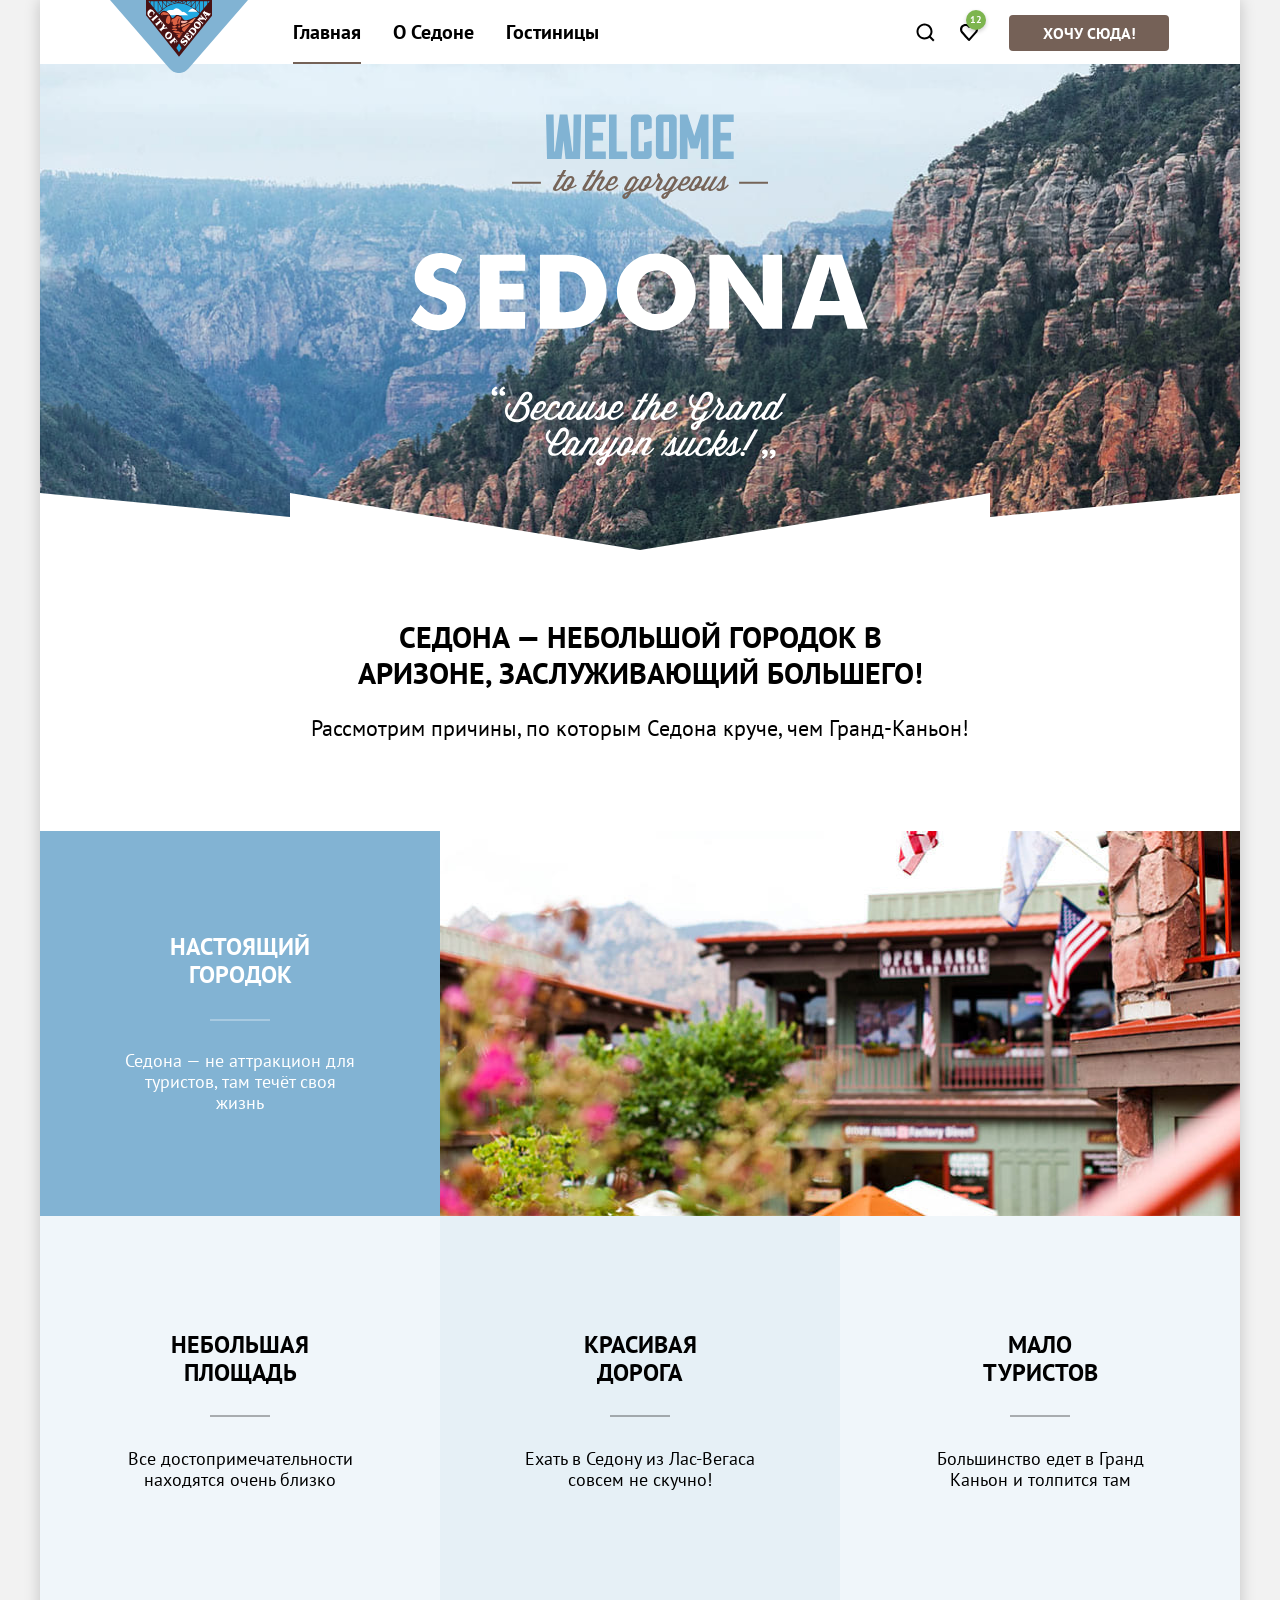
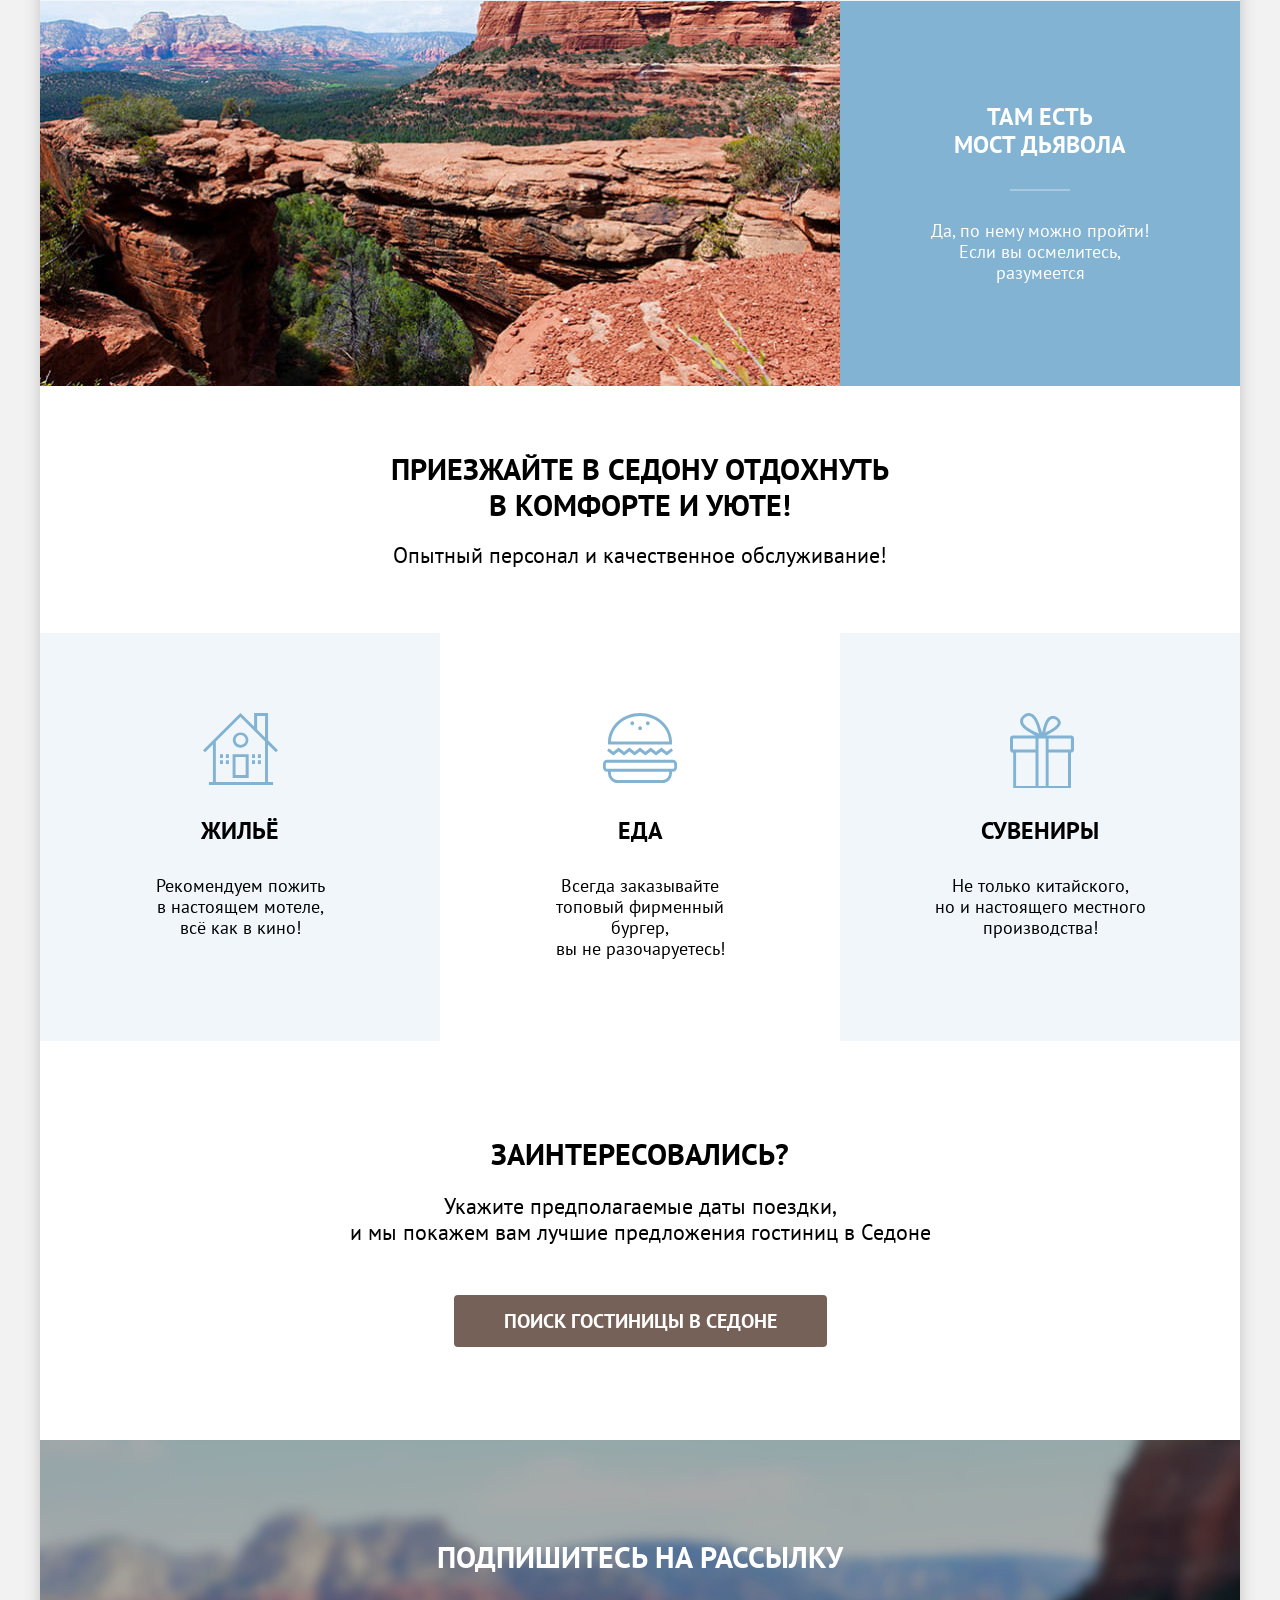
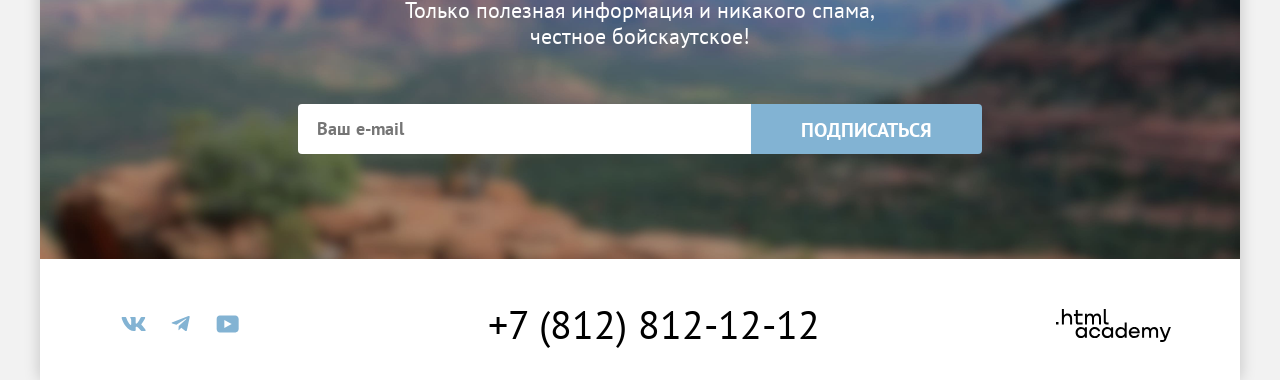
<file: index.html>
<!DOCTYPE html>
<html lang="ru">

  <head>
    <meta charset="utf-8">
    <title>Седона</title>
    <link rel="stylesheet" href="styles/styles.css">
    <link rel="icon" href="favicon.ico" sizes="32x32">
  </head>

  <body>
    <div class="container">
      <header class="page-header" data-test="header">
        <a class="navigation-logo-link">
          <img class="logo-image" src="images/logo.svg" alt="Логотип города Седона" width="138" height="64">
        </a>

        <nav class="navigation">
          <ul class="navigation-list">
            <li class="navigation-item navigation-item-active">
              <a class="navigation-link title-4">Главная</a>
            </li>
            <li class="navigation-item">
              <a class="navigation-link title-4 text-animation" href="about.html">О Седоне</a>
            </li>
            <li class="navigation-item">
              <a class="navigation-link title-4 text-animation" href="catalog.html">Гостиницы</a>
            </li>
          </ul>
        </nav>

        <ul class="navigation-user-list">
          <li class="navigation-user-item">
            <a href="#" class="navigation-link"><span class="visually-hidden">Поиск</span>
              <svg class="black-icon-animation" xmlns="http://www.w3.org/2000/svg" width="20" height="20" fill="none">
                <path
                  d="m19.5 18.008-3.7-3.68c1-1.292 1.7-2.983 1.7-4.872 0-4.376-3.6-7.956-8-7.956s-8 3.68-8 8.055c0 4.376 3.6 7.956 8 7.956 1.8 0 3.5-.597 4.9-1.69l3.7 3.679zm-10-2.486c-3.3 0-6-2.685-6-5.967s2.7-5.967 6-5.967 6 2.685 6 5.967-2.7 5.967-6 5.967" />
              </svg>
            </a>
          </li>
          <li class="navigation-user-item">
            <a class="navigation-link icon-favarity" href="#">
              <span class="badge">12</span>
              <span class="visually-hidden">Избранное</span>
              <svg class="black-icon-animation " xmlns="http://www.w3.org/2000/svg" width="20" height="20" fill="none">
                <path
                  d="M9.9 19c-.3 0-.6-.1-.8-.4-5.4-6.1-6.7-7.5-7-7.9C1.4 9.8 1 8.6 1 7.4 1 4.4 3.4 2 6.5 2 7.8 2 9 2.5 10 3.3c1-.8 2.3-1.3 3.5-1.3 3 0 5.5 2.4 5.5 5.4 0 1.3-.5 2.5-1.3 3.4l-7 7.9c-.2.2-.4.3-.8.3m-6-9.5c.3.4 3.5 4 6.1 6.9l6.2-7c.5-.5.7-1.2.7-2 0-1.8-1.5-3.3-3.3-3.3-1 0-2 .5-2.7 1.3-.3.3-.6.4-.9.4s-.6-.2-.8-.4c-.7-.8-1.7-1.3-2.7-1.3-1.8 0-3.3 1.5-3.3 3.3-.1.9.3 1.6.7 2.1q-.15 0 0 0" />
              </svg>
            </a>
          </li>
        </ul>
        <div class="header-button">
          <a class="button button-small button-basic" href="#">Хочу сюда!</a>
        </div>

      </header>

      <main class="main-index" data-test="main">
        <section class="hero" data-test="hero">
          <h1 class="visually-hidden">Седона</h1>
          <div class="hero-background-image">
            <img class="welcome-image" width="458" height="352" src="images/welcome.svg"
              alt="Welcome to the gorgeous Sedona, because the Grand Canyon sucks">
          </div>
        </section>

        <section class="advantages" data-test="advantages">
          <h2 class="advantages-title section-title title-2">Седона — небольшой городок в Аризоне, заслуживающий
            большего!</h2>
          <p class="advantages-description-text description-text text-second">Рассмотрим причины, по которым Седона
            круче, чем Гранд-Каньон!</p>

          <ul class="advantages-list advantages-list-first">
            <li class="advantages-item advantages-item-wrap highlight">
              <h3 class="advantage-card-title title-3">Настоящий городок</h3>
              <p class="advatages-text text-blocks title-card-light">Седона — не аттракцион для туристов, там течёт
                своя жизнь</p>
            </li>
            <li class="advantages-item advantages-images">
              <img class="advantages-item advantages-images" src="images/gallery-1.jpg" width="800" height="385"
                alt="Фасад ресторана с вывеской «OPEN RANGE», на фоне — горы; на здании развеваются флаги, в том числе американский; на переднем плане — размытые ветви с ярко‑розовыми цветами">
            </li>
          </ul>

          <ul class="advantages-list">
            <li class="advantage-more-list item-second-1">
              <h3 class="advantage-more-list-title title-3">Небольшая площадь</h3>
              <p class="advantage-more-text-blocks text-blocks">Все достопримечательности находятся очень близко</p>
            </li>
            <li class="advantage-more-list item-second-2">
              <h3 class="advantage-more-list-title title-3">Красивая дорога</h3>
              <p class="advantage-more-text-blocks text-blocks">Ехать в Седону из Лас-Вегаса совсем не скучно!</p>
            </li>
            <li class="advantage-more-list item-second-1">
              <h3 class="advantage-more-list-title title-3">Мало туристов</h3>
              <p class="advantage-more-text-blocks text-blocks">Большинство едет в Гранд Каньон и толпится там</p>
            </li>
          </ul>

          <ul class="advantages-list">
            <li class="advantages-item advantages-images">
              <img class="advantages-images" src="images/gallery-2.jpg" width="800" height="385"
                alt="Природный скальный мост Дьявольский мост (Devil’s Bridge) в Седоне, штат Аризона: массивные красновато‑коричневые слоистые скалы с выступами и трещинами, на поверхности — редкие кустарники; на заднем плане — гряда красных скал и лесистые холмы, над ними — светло‑голубое небо">
            </li>
            <li class="advantages-item advantages-item-wrap highlight">
              <h3 class="advantage-card-title title-card-light title-3">Там есть мост дьявола</h3>
              <p class="advatages-text text-blocks title-card-light">Да, по нему можно пройти! Если вы осмелитесь,
                разумеется</p>
            </li>
          </ul>
        </section>

        <section class="services" data-test="service">

          <h2 class="services-title section-title title-2">Приезжайте в Седону отдохнуть<br> в комфорте и уюте!</h2>
          <p class="description-text text-basic">Опытный персонал и качественное обслуживание!</p>

          <ul class="services-list services-list-first">
            <li class="services-item item-second-1 services-card-title-icon-home">
              <h3 class="services-card-title title-3 ">Жильё</h3>
              <p class="services-item-text text-blocks">Рекомендуем пожить<br> в настоящем мотеле, <br> всё как в кино!
              </p>
            </li>
            <li class="services-item services-card-title-icon-food">
              <h3 class="services-card-title title-3">Еда</h3>
              <p class="services-item-text text-blocks">Всегда заказывайте<br> топовый фирменный бургер,<br> вы не
                разочаруетесь!
              </p>
            </li>
            <li class="services-item item-second-1 services-card-title-icon-souvenirs">
              <h3 class="services-card-title title-3">Сувениры</h3>
              <p class="services-item-text text-blocks">Не только китайского,<br> но и настоящего местного<br>
                производства!</p>
            </li>
          </ul>
        </section>

        <section class="search" data-test="search">
          <h3 class="search-title section-title title-2">Заинтересовались?</h3>
          <p class="description-text text-basic">Укажите предполагаемые даты поездки,<br> и мы
            покажем вам лучшие предложения гостиниц в Седоне</p>
          <button class="search-button button button-basic button-big" type="button">Поиск гостиницы в Седоне</button>
        </section>

        <section class="subscribe highlight" data-test="subscribe">
          <h3 class="subscribe-title section-title title-2">Подпишитесь на рассылку</h3>
          <p class="subscribe-description description-text text-basic">Только полезная информация и никакого спама,
            честное
            бойскаутское!</p>
          <form class="subscribe-form" action="https://echo.htmlacademy.ru/" method="post">
            <label class="visually-hidden" for="subscribe-email">Ваш e-mail</label>
            <input class="subscribe-input text-input area-input-animation" type="email" id="subscribe-email"
              name="email" placeholder="Ваш e-mail" required>
            <button class="subscribe-button button button-second button-big" type="submit">Подписаться</button>
          </form>
        </section>
      </main>

      <footer class="page-footer" data-test="footer">
        <h2 class="visually-hidden">Контакты</h2>
        <ul class="footer-social-list">
          <li class="footer-social-item">
            <a class="social-icon-link" href="https://vk.com/htmlacademy">
              <svg class="blue-icon-animation" xmlns="http://www.w3.org/2000/svg" width="48" height="40" fill="none">
                <path fill-rule="evenodd"
                  d="M35.116 13.948c.166-.546 0-.948-.795-.948h-2.625c-.668 0-.976.347-1.143.73 0 0-1.335 3.196-3.226 5.272-.612.602-.89.793-1.224.793-.167 0-.418-.191-.418-.738v-5.109c0-.656-.184-.948-.74-.948h-4.128c-.417 0-.668.304-.668.593 0 .621.946.765 1.043 2.513v3.798c0 .833-.153.984-.487.984-.89 0-3.055-3.211-4.34-6.885-.249-.715-.5-1.003-1.172-1.003h-2.627c-.75 0-.9.347-.9.73 0 .682.89 4.07 4.145 8.551C17.981 25.341 21.036 27 23.82 27c1.67 0 1.875-.368 1.875-1.003v-2.313c0-.737.158-.884.687-.884.39 0 1.057.192 2.615 1.667C30.776 26.216 31.07 27 32.071 27h2.625c.75 0 1.126-.368.91-1.096-.238-.724-1.088-1.775-2.215-3.022-.612-.71-1.53-1.475-1.809-1.858-.389-.491-.278-.71 0-1.147 0 0 3.2-4.426 3.533-5.929z"
                  clip-rule="evenodd" />
              </svg>
              <span class="visually-hidden">Вконтакте</span>
            </a>
          </li>
          <li class="footer-social-item">
            <a class="social-icon-link" href="https://t.me/htmlacademy">
              <span class="visually-hidden">Телеграм</span>
              <svg class="blue-icon-animation" xmlns="http://www.w3.org/2000/svg" width="48" height="40" fill="none">
                <path
                  d="m31.452 12.1-15.945 6.148c-1.088.437-1.082 1.044-.2 1.314l4.094 1.277 9.471-5.975c.448-.273.858-.126.521.172l-7.674 6.926h-.001.002l-.283 4.22c.414 0 .596-.19.828-.413l1.989-1.934 4.136 3.055c.762.42 1.31.204 1.5-.706l2.715-12.795c.277-1.114-.426-1.619-1.153-1.29" />
              </svg>
            </a>
          </li>
          <li class="footer-social-item">
            <a class="social-icon-link" href="https://www.youtube.com/user/htmlacademyru">
              <span class="visually-hidden">Ютуб</span>
              <svg xmlns="http://www.w3.org/2000/svg" width="48" height="40" fill="none">
                <path class="blue-icon-animation"
                  d="M31.274 11.5H15.84c-1.86 0-3.174 1.594-3.174 3.4v10.094c0 1.912 1.313 3.506 3.174 3.506h15.652c1.641 0 3.174-1.594 3.174-3.4V14.9c-.22-1.806-1.533-3.4-3.393-3.4M20.328 24.038v-8.075L27.662 20z" />
              </svg>
            </a>
          </li>
        </ul>
        <div class="footer-phone-wrap">
          <a class="footer-contacts-address-phone text-phone text-animation" href="tel:+78128121212">+7 (812)
            812-12-12</a>
        </div>
        <div class="footer-logo-wrap">
          <a class="logo-html-academy" href="https://htmlacademy.ru">
            <span class="visually-hidden">Логотип разработчика HTML Academy</span>
            <svg class="black-icon-animation" xmlns="http://www.w3.org/2000/svg" width="115" height="33" fill="none">
              <path
                d="M0 12.9v2.6h2.5v-2.6zM11.6 4.5c-1.6 0-2.8.7-3.6 1.7h-.1V0h-2v15.5h2v-5.3c0-2.1 1.3-3.6 3.3-3.6 1.8 0 2.9 1.4 2.9 3.2v5.7h2V9.4c.1-3-1.8-4.9-4.5-4.9M26.6 4.8h-4.8V1.1h-2v3.8h-1.9v2h1.9v6c0 1.7 1 2.7 2.7 2.7h4.1v-2h-3.7c-.7 0-1.1-.4-1.1-1.1V6.8h4.8zM41.1 4.6c-1.6 0-2.9.8-3.5 2.1h-.1c-.6-1.2-1.8-2.1-3.4-2.1-1.4 0-2.5.8-3.1 1.8h-.1V4.8H29v10.6h2V10c0-2 1-3.5 2.6-3.5 1.5 0 2.4 1 2.4 2.6v6.3h2V9.8c0-2.4 1.4-3.3 2.6-3.3 1.5 0 2.4 1 2.4 2.6v6.3h2V8.9c.1-2.5-1.4-4.3-3.9-4.3M47.8 12.7c0 1.7 1 2.7 2.8 2.7h2v-2h-1.7c-.7 0-1.1-.4-1.1-1.1V0h-2zM28.9 19.7c-.9-1.1-2.2-1.8-3.9-1.8-3.1 0-5.4 2.3-5.4 5.6s2.3 5.6 5.4 5.6c1.8 0 3-.8 3.8-1.9h.1v1.6h2V18.2h-2zm-3.6 7.4c-2.2 0-3.6-1.6-3.6-3.6s1.4-3.6 3.6-3.6 3.6 1.6 3.6 3.6c0 1.9-1.4 3.6-3.6 3.6M44.2 22c-.5-2.4-2.6-4.1-5.4-4.1-3.4 0-5.6 2.5-5.6 5.6s2.2 5.6 5.6 5.6c2.8 0 4.9-1.8 5.4-4.2h-2.1c-.4 1.3-1.7 2.3-3.3 2.3-2.2 0-3.6-1.6-3.6-3.6s1.4-3.6 3.6-3.6c1.6 0 2.8 1 3.3 2.2h2.1zM55.1 19.7c-.9-1.1-2.2-1.8-3.9-1.8-3.1 0-5.4 2.3-5.4 5.6s2.3 5.6 5.4 5.6c1.8 0 3-.8 3.8-1.9h.1v1.6h2V18.2h-2zm-3.6 7.4c-2.2 0-3.6-1.6-3.6-3.6s1.4-3.6 3.6-3.6 3.6 1.6 3.6 3.6c0 1.9-1.5 3.6-3.6 3.6M68.7 19.8c-.9-1.1-2.2-1.9-3.9-1.9-3.1 0-5.4 2.3-5.4 5.6s2.2 5.6 5.4 5.6c1.7 0 3-.8 3.8-1.8h.1v1.5h2V13.4h-2zm-3.6 7.3c-2.2 0-3.6-1.6-3.6-3.6s1.4-3.6 3.6-3.6 3.6 1.6 3.6 3.6c-.1 2-1.5 3.6-3.6 3.6M78.3 17.9c-3.3 0-5.5 2.5-5.5 5.6 0 3 2.1 5.6 5.5 5.6 2.5 0 4.5-1.3 5.2-3.6h-2.1c-.5 1-1.6 1.6-3 1.6-1.9 0-3.3-1.3-3.4-2.9h8.8c.2-3.6-2-6.3-5.5-6.3m0 1.9c1.7 0 3 1 3.3 2.6h-6.5c.3-1.5 1.5-2.6 3.2-2.6M98.2 17.9c-1.6 0-2.9.8-3.6 2h-.1c-.6-1.2-1.8-2-3.4-2-1.4 0-2.5.7-3.1 1.8v-1.5h-1.9v10.6h2v-5.4c0-2 1-3.4 2.6-3.5 1.5 0 2.4 1 2.4 2.6v6.3h2v-5.6c0-2.4 1.4-3.3 2.6-3.3 1.5 0 2.4 1 2.4 2.6v6.3h2v-6.5c.1-2.6-1.4-4.4-3.9-4.4M109.4 27l-3.6-8.9h-2.2l4.8 11.6c-.3.9-.7 1.2-1.7 1.2h-2.5v2h2.5c1.8 0 2.8-.8 3.5-2.6l4.7-12.2h-2.1z" />
            </svg>
          </a>
        </div>
      </footer>
    </div>
    <!-- Для активации модального окна нужно применить класс "modal-container-active" к секции с классом "modal-container" -->
    <section class="modal-container">
      <div class="modal-field">
        <div class="modal-content">
          <div class="modal-title-wrap">
            <h2 class="modal-title title-2">Поиск гостиницы в Седоне</h2>
            <button type="button" class="modal-closed" id="close-btn" aria-label="Закрыть модальное окно">
              <span class="visually-hidden">Закрыть модальное окно</span>
              <svg class="closed-icon" width="20" height="20" viewBox="0 0 20 20" fill="none"
                xmlns="http://www.w3.org/2000/svg">
                <path
                  d="M16.8113 4.10362L15.519 2.81131L9.81128 8.519L4.10359 2.81131L2.81128 4.10362L8.51897 9.81131L2.81128 15.519L4.10359 16.8113L9.81128 11.1036L15.519 16.8113L16.8113 15.519L11.1036 9.81131L16.8113 4.10362Z" />
              </svg>
            </button>
          </div>

          <form class="modal-form" action="https://echo.htmlacademy.ru/" method="get">
            <div class="checkin-date-row">
              <label class="label-text checkin-date-label">Дата Заезда:</label>
              <div class="checkin-date-wrapper">
                <input type="text" class="modal-input modal-input-text checkin-date-input area-input-animation"
                  id="checkinDate" value="27 апреля 2020" placeholder="Выберите дату" aria-label="Дата заезда" required>
                <svg class="checkin-date-icon" aria-hidden="true" width="20" height="20" viewBox="0 0 20 20" fill="none"
                  xmlns="http://www.w3.org/2000/svg">
                  <g opacity="0.3">
                    <path
                      d="M7.75 12C8.05 12 8.25 11.8 8.25 11.5C8.25 11.2 8.05 11 7.75 11C7.45 11 7.25 11.2 7.25 11.5C7.25 11.8 7.45 12 7.75 12Z"
                      fill="black" />
                    <path
                      d="M17 4H15V2H14V4H6V2H5V4H3C2.4 4 2 4.4 2 5V16C2 16.5 2.4 17 3 17H17C17.5 17 18 16.5 18 16V5C18 4.4 17.5 4 17 4ZM17 16H3V9H17V16ZM3 8V5H5V7H6V5H14V7H15V5H17V8H3Z"
                      fill="black" />
                    <path
                      d="M10 12C10.3 12 10.5 11.8 10.5 11.5C10.5 11.2 10.3 11 10 11C9.7 11 9.5 11.2 9.5 11.5C9.5 11.8 9.7 12 10 12Z"
                      fill="black" />
                    <path
                      d="M12.25 12C12.55 12 12.75 11.8 12.75 11.5C12.75 11.2 12.55 11 12.25 11C11.95 11 11.75 11.2 11.75 11.5C11.75 11.8 11.95 12 12.25 12Z"
                      fill="black" />
                    <path
                      d="M7.75 13C7.45 13 7.25 13.2 7.25 13.5C7.25 13.8 7.45 14 7.75 14C8.05 14 8.25 13.8 8.25 13.5C8.25 13.2 8.05 13 7.75 13Z"
                      fill="black" />
                    <path
                      d="M5.5 12C5.8 12 6 11.8 6 11.5C6 11.2 5.8 11 5.5 11C5.2 11 5 11.2 5 11.5C5 11.8 5.2 12 5.5 12Z"
                      fill="black" />
                    <path
                      d="M5.5 13C5.2 13 5 13.2 5 13.5C5 13.8 5.2 14 5.5 14C5.8 14 6 13.8 6 13.5C6 13.2 5.8 13 5.5 13Z"
                      fill="black" />
                    <path
                      d="M10 13C9.7 13 9.5 13.2 9.5 13.5C9.5 13.8 9.7 14 10 14C10.3 14 10.5 13.8 10.5 13.5C10.5 13.2 10.3 13 10 13Z"
                      fill="black" />
                    <path
                      d="M12.25 13C11.95 13 11.75 13.2 11.75 13.5C11.75 13.8 11.95 14 12.25 14C12.55 14 12.75 13.8 12.75 13.5C12.75 13.2 12.55 13 12.25 13Z"
                      fill="black" />
                    <path
                      d="M14.5 12C14.8 12 15 11.8 15 11.5C15 11.2 14.8 11 14.5 11C14.2 11 14 11.2 14 11.5C14 11.8 14.2 12 14.5 12Z"
                      fill="black" />
                    <path
                      d="M14.5 13C14.2 13 14 13.2 14 13.5C14 13.8 14.2 14 14.5 14C14.8 14 15 13.8 15 13.5C15 13.2 14.8 13 14.5 13Z"
                      fill="black" />
                  </g>
                </svg>
                <p class="checkin-date-error" role="alert">Мы не можем отправить вас в прошлое.</p>
              </div>
            </div>

            <div class="checkout-date-row">
              <label class="label-text checkout-date-label">Дата Выезда:</label>
              <div class="checkout-date-wrapper">
                <input class="checkout-date-input modal-input modal-input-text area-input-animation" type="text"
                  id="checkoutDate" value="1 сентября 2023" placeholder="Выберите дату" aria-label="Дата выезда"
                  required>
                <svg class="checkout-date-icon" aria-hidden="true" width="20" height="20" viewBox="0 0 20 20"
                  fill="none" xmlns="http://www.w3.org/2000/svg">
                  <g opacity="0.3">
                    <path
                      d="M7.75 12C8.05 12 8.25 11.8 8.25 11.5C8.25 11.2 8.05 11 7.75 11C7.45 11 7.25 11.2 7.25 11.5C7.25 11.8 7.45 12 7.75 12Z"
                      fill="black" />
                    <path
                      d="M17 4H15V2H14V4H6V2H5V4H3C2.4 4 2 4.4 2 5V16C2 16.5 2.4 17 3 17H17C17.5 17 18 16.5 18 16V5C18 4.4 17.5 4 17 4ZM17 16H3V9H17V16ZM3 8V5H5V7H6V5H14V7H15V5H17V8H3Z"
                      fill="black" />
                    <path
                      d="M10 12C10.3 12 10.5 11.8 10.5 11.5C10.5 11.2 10.3 11 10 11C9.7 11 9.5 11.2 9.5 11.5C9.5 11.8 9.7 12 10 12Z"
                      fill="black" />
                    <path
                      d="M12.25 12C12.55 12 12.75 11.8 12.75 11.5C12.75 11.2 12.55 11 12.25 11C11.95 11 11.75 11.2 11.75 11.5C11.75 11.8 11.95 12 12.25 12Z"
                      fill="black" />
                    <path
                      d="M7.75 13C7.45 13 7.25 13.2 7.25 13.5C7.25 13.8 7.45 14 7.75 14C8.05 14 8.25 13.8 8.25 13.5C8.25 13.2 8.05 13 7.75 13Z"
                      fill="black" />
                    <path
                      d="M5.5 12C5.8 12 6 11.8 6 11.5C6 11.2 5.8 11 5.5 11C5.2 11 5 11.2 5 11.5C5 11.8 5.2 12 5.5 12Z"
                      fill="black" />
                    <path
                      d="M5.5 13C5.2 13 5 13.2 5 13.5C5 13.8 5.2 14 5.5 14C5.8 14 6 13.8 6 13.5C6 13.2 5.8 13 5.5 13Z"
                      fill="black" />
                    <path
                      d="M10 13C9.7 13 9.5 13.2 9.5 13.5C9.5 13.8 9.7 14 10 14C10.3 14 10.5 13.8 10.5 13.5C10.5 13.2 10.3 13 10 13Z"
                      fill="black" />
                    <path
                      d="M12.25 13C11.95 13 11.75 13.2 11.75 13.5C11.75 13.8 11.95 14 12.25 14C12.55 14 12.75 13.8 12.75 13.5C12.75 13.2 12.55 13 12.25 13Z"
                      fill="black" />
                    <path
                      d="M14.5 12C14.8 12 15 11.8 15 11.5C15 11.2 14.8 11 14.5 11C14.2 11 14 11.2 14 11.5C14 11.8 14.2 12 14.5 12Z"
                      fill="black" />
                    <path
                      d="M14.5 13C14.2 13 14 13.2 14 13.5C14 13.8 14.2 14 14.5 14C14.8 14 15 13.8 15 13.5C15 13.2 14.8 13 14.5 13Z"
                      fill="black" />
                  </g>
                </svg>
                <p class="checkout-date-status" role="status">На эти даты есть свободные номера. Пока есть.</p>
              </div>
            </div>
            <div class="select-people-wrap">
              <div class="adults-quantity-row">
                <label class="label-text adults-quantity-label">Взрослые:</label>
                <div class="adults-quantity-controls">
                  <button class="adults-quantity-button adults-quantity-button-minus" type="button"
                    aria-label="Уменьшить количество взрослых">
                    <svg class="icon-quantity-button-minus" width="14" height="2" viewBox="0 0 14 2"
                      xmlns="http://www.w3.org/2000/svg">
                      <path d="M0 0L0 2L14 2V0L0 0Z" />
                    </svg>

                  </button>
                  <input class="adults-quantity-input number-input-text input-number-animate" type="text" value="2"
                    aria-label="Количество взрослых">
                  <button type="button" class="adults-quantity-button adults-quantity-button-plus"
                    aria-label="Увеличить количество взрослых">
                    <svg width="14" height="14" viewBox="0 0 14 14" fill="none" xmlns="http://www.w3.org/2000/svg">
                      <path d="M14 6H8V0H6V6H0V8H6V14H8V8H14V6Z" fill-opacity="0.3" />
                    </svg>
                  </button>
                </div>
              </div>

              <div class="children-quantity-row">
                <label class="label-text children-quantity-label">Дети:</label>
                <div class="tooltip-wrapper">
                  <button class="tooltip-icon" aria-label="Информация" type="button">i</button>
                  <p class="tooltip-content" role="tooltip">Укажите количество детей, которые будут с вами, возраст
                    которых от 6 до 18 лет. Дети до 6 лет
                    размещаются бесплатно.</p>
                </div>
                <div class="children-quantity-controls">
                  <button type="button" class="children-quantity-button children-quantity-button-minus"
                    aria-label="Уменьшить количество детей">
                    <svg width="14" height="2" viewBox="0 0 14 2" fill="none" xmlns="http://www.w3.org/2000/svg">
                      <path d="M0 0L0 2L14 2V0L0 0Z" fill-opacity="0.3" />
                    </svg>
                  </button>
                  <input type="text" class="children-quantity-input number-input-text input-number-animate" value="2"
                    aria-label="Количество детей">
                  <button type="button" class="children-quantity-button children-quantity-button-plus"
                    aria-label="Увеличить количество детей">
                    <svg width="14" height="14" viewBox="0 0 14 14" fill="none" xmlns="http://www.w3.org/2000/svg">
                      <path d="M14 6H8V0H6V6H0V8H6V14H8V8H14V6Z" fill="#756157" fill-opacity="0.3" />
                    </svg>
                  </button>
                </div>
              </div>
            </div>
            <button class="modal-button button button-second button-big" type="submit">Найти</button>
          </form>
        </div>
      </div>
    </section>
  </body>

</html>
</file>
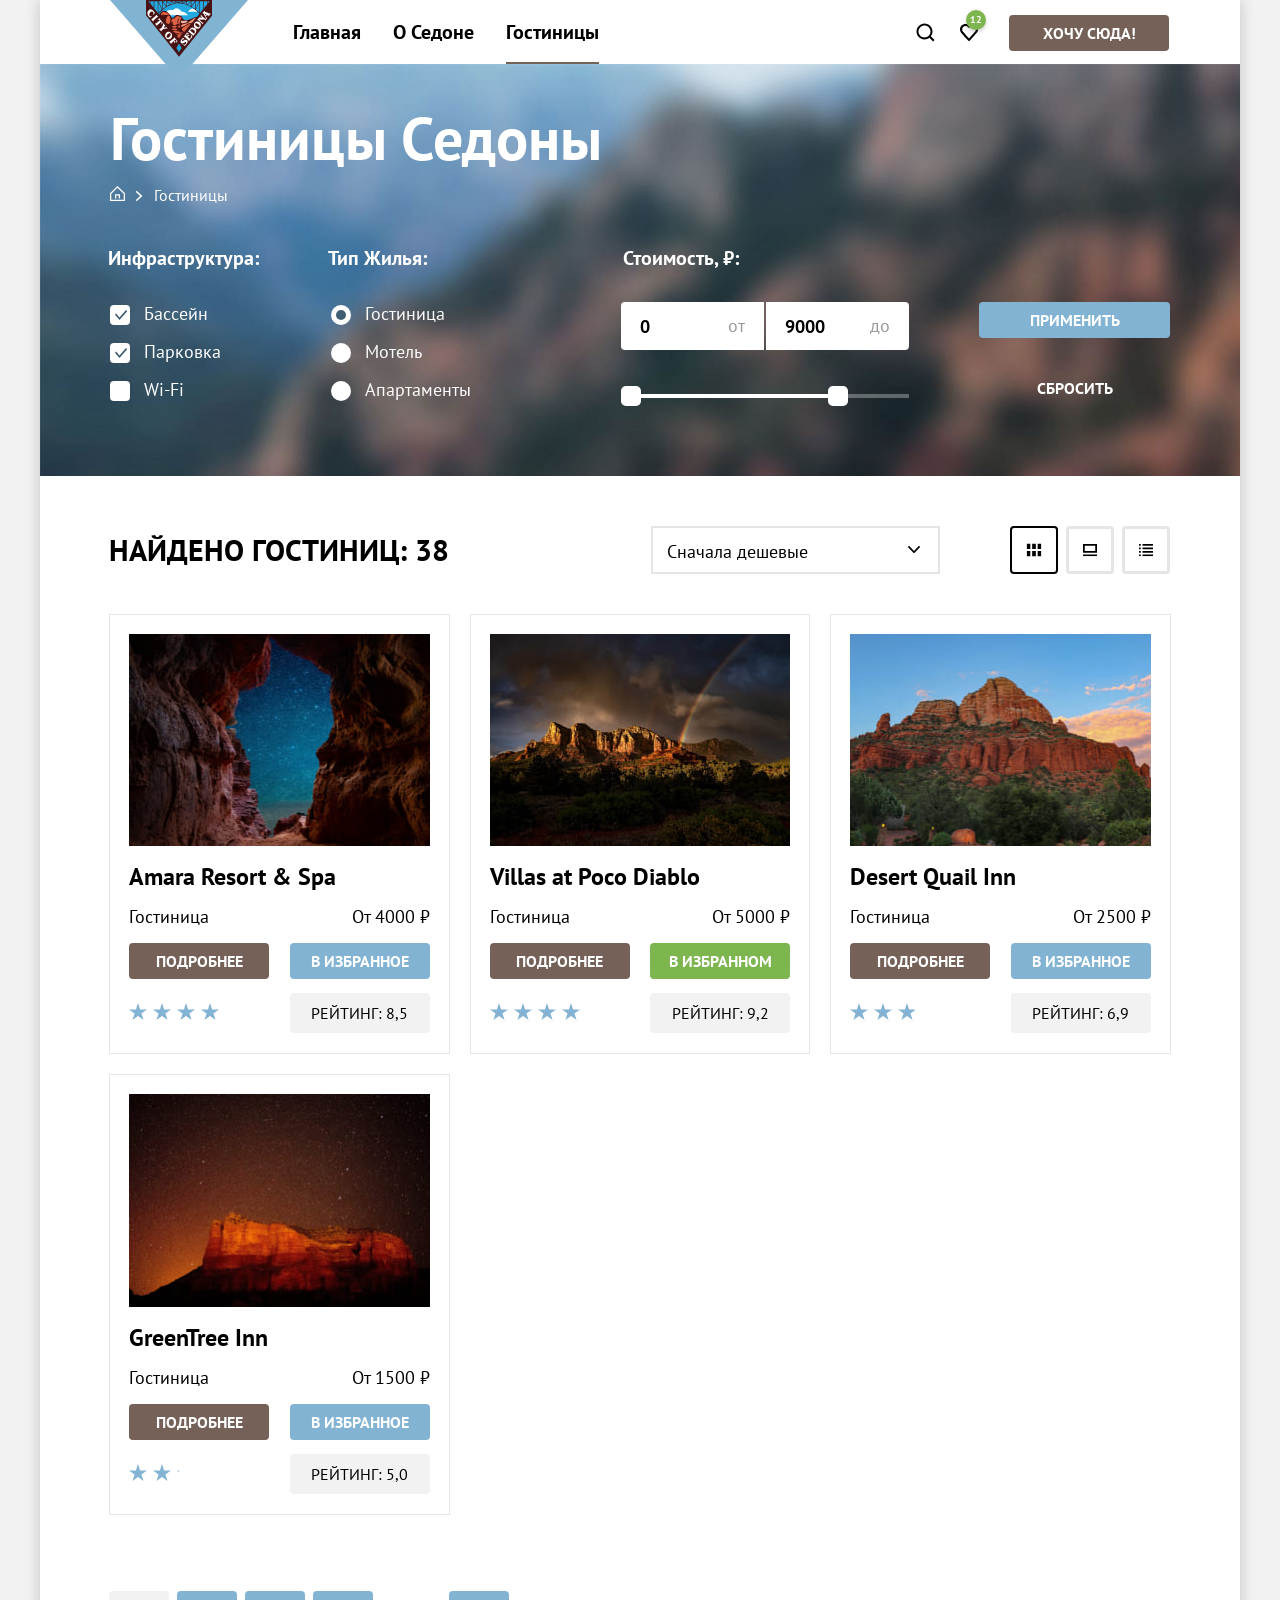
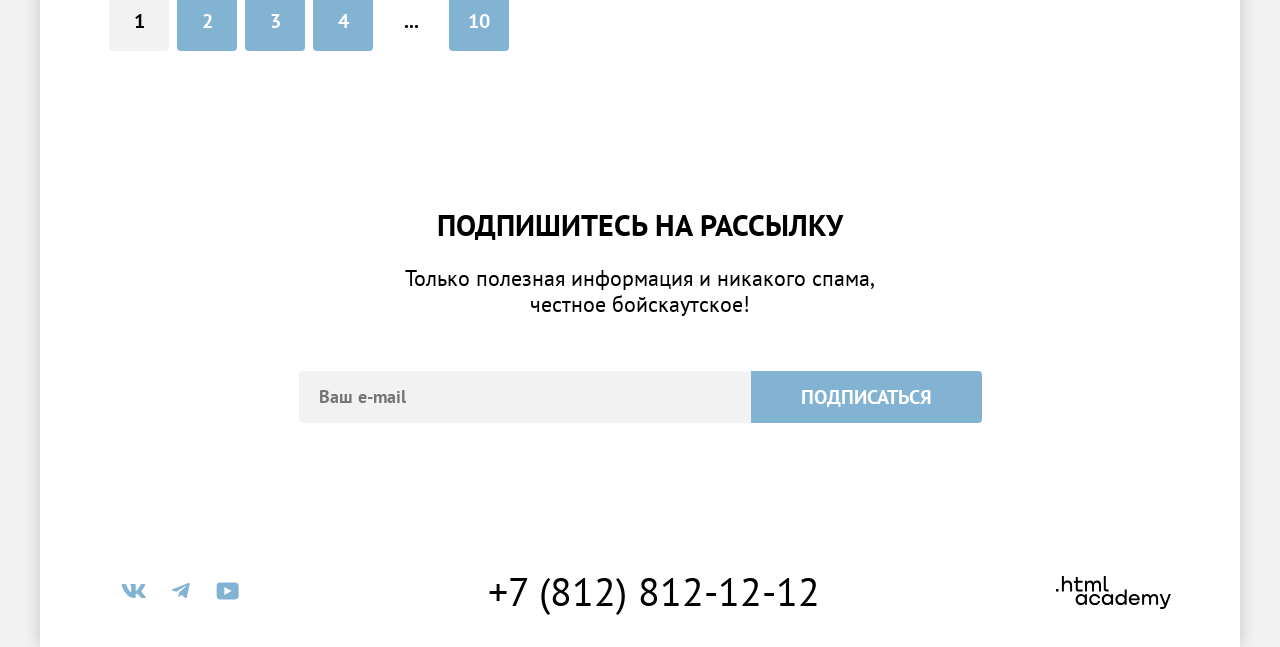
<file: catalog.html>
<!DOCTYPE html>
<html lang="ru">

  <head>
    <meta charset="utf-8">
    <title>Каталог</title>
    <link rel="stylesheet" href="styles/styles.css">
    <link rel="icon" href="favicon.ico" sizes="32x32">
  </head>

  <body>
    <div class="container">

      <header class="page-header" data-test="header">
        <a class="navigation-logo-link" href="index.html">
          <img class="logo-image" src="images/logo.svg" alt="Логотип города Седона" width="138" height="64">
        </a>

        <nav class="navigation">
          <ul class="navigation-list">
            <li class="navigation-item">
              <a class="navigation-link title-4 text-animation" href="index.html">Главная</a>
            </li>
            <li class="navigation-item">
              <a class="navigation-link title-4 text-animation" href="about.html">О Седоне</a>
            </li>
            <li class="navigation-item navigation-item-active">
              <a class="navigation-link title-4">Гостиницы</a>
            </li>
          </ul>
        </nav>

        <ul class="navigation-user-list">
          <li class="navigation-user-item">
            <a href="#" class="navigation-link">
              <svg class="black-icon-animation" xmlns="http://www.w3.org/2000/svg" width="20" height="20" fill="none">
                <path
                  d="m19.5 18.008-3.7-3.68c1-1.292 1.7-2.983 1.7-4.872 0-4.376-3.6-7.956-8-7.956s-8 3.68-8 8.055c0 4.376 3.6 7.956 8 7.956 1.8 0 3.5-.597 4.9-1.69l3.7 3.679zm-10-2.486c-3.3 0-6-2.685-6-5.967s2.7-5.967 6-5.967 6 2.685 6 5.967-2.7 5.967-6 5.967" />
              </svg>
              <span class="visually-hidden">Поиск</span>
            </a>
          </li>
          <li class="navigation-user-item">
            <a class="navigation-link icon-favarity" href="#">
              <span class="badge">12</span>
              <span class="visually-hidden">Избранное</span>
              <svg class="black-icon-animation " xmlns="http://www.w3.org/2000/svg" width="20" height="20" fill="none">
                <path
                  d="M9.9 19c-.3 0-.6-.1-.8-.4-5.4-6.1-6.7-7.5-7-7.9C1.4 9.8 1 8.6 1 7.4 1 4.4 3.4 2 6.5 2 7.8 2 9 2.5 10 3.3c1-.8 2.3-1.3 3.5-1.3 3 0 5.5 2.4 5.5 5.4 0 1.3-.5 2.5-1.3 3.4l-7 7.9c-.2.2-.4.3-.8.3m-6-9.5c.3.4 3.5 4 6.1 6.9l6.2-7c.5-.5.7-1.2.7-2 0-1.8-1.5-3.3-3.3-3.3-1 0-2 .5-2.7 1.3-.3.3-.6.4-.9.4s-.6-.2-.8-.4c-.7-.8-1.7-1.3-2.7-1.3-1.8 0-3.3 1.5-3.3 3.3-.1.9.3 1.6.7 2.1q-.15 0 0 0" />
              </svg>
            </a>
          </li>
        </ul>
        <div class="header-button">
          <a class="button button-small button-basic" href="#">Хочу сюда!</a>
        </div>
      </header>

      <main class="main-catalog" data-test="main">
        <div class="header-wrapper background-hotel highlight">
          <div class="inner-header">
            <h1 class="inner-header-title title-1">Гостиницы Седоны</h1>
            <ul class="breadcrumb">
              <li class="breadcrumb-item ">
                <a class="breadcrumb-link" href="/">
                  <span class="visually-hidden">Главная</span>
                  <svg class="breadcrumb-icon-home white-icon-animation" viewBox="0 0 12 12" fill="none"
                    xmlns="http://www.w3.org/2000/svg">
                    <path d="M6 0L0 5.80006V12.0001H12V5.80006L6 0ZM11 11.0001H1V6.20005L6 1.4L11 6.20005V11.0001Z" />
                    <path d="M4 10.0001H5V7.50005H7V10.0001H8V6.50005H4V10.0001Z" />
                  </svg>
                </a>
              </li>
              <li class="breadcrumb-item">
                <a class="breadcrumb-link text-small" href="#">Гостиницы</a>
              </li>
            </ul>
          </div>

          <section class="filter" data-test="filter">
            <h2 class="visually-hidden">Фильтры для поиска гостиниц</h2>
            <form class="catalog-filter" action="https://echo.htmlacademy.ru/" method="get">
              <div class="filter-group-wrap">
                <fieldset class="catalog-filter-group">
                  <legend class="catalog-filter-title title-4">Инфраструктура:</legend>
                  <ul class="catalog-filter-list text-checkbox">
                    <li class="catalog-filter-item">
                      <label class="infrastructure label-animation">
                        <input class="infrastructure-input input-animation" type="checkbox" name="infrastructure"
                          value="pool" checked>
                        Бассейн
                      </label>
                    </li>
                    <li class="catalog-filter-item">
                      <label class="infrastructure label-animation">
                        <input class="infrastructure-input input-animation" type="checkbox" name="infrastructure"
                          value="parking" checked>
                        Парковка
                      </label>
                    </li>
                    <li class="catalog-filter-item">
                      <label class="infrastructure label-animation">
                        <input class="infrastructure-input input-animation" type="checkbox" name="infrastructure"
                          value="wifi">
                        Wi‑Fi
                      </label>
                    </li>
                  </ul>
                </fieldset>

                <fieldset class="catalog-filter-group">
                  <legend class="catalog-filter-title title-4">Тип Жилья:</legend>
                  <ul class="housing-filter-list text-checkbox">
                    <li class="catalog-filter-item">
                      <label class="housing label-animation">
                        <input class="housing-input input-animation" type="radio" name="accommodation" value="hotel"
                          checked>
                        Гостиница
                      </label>
                    </li>
                    <li class="catalog-filter-item">
                      <label class="housing label-animation">
                        <input class="housing-input input-animation" type="radio" name="accommodation" value="motel">
                        Мотель
                      </label>
                    </li>
                    <li class="catalog-filter-item">
                      <label class="housing label-animation">
                        <input class="housing-input input-animation" type="radio" name="accommodation"
                          value="apartments">
                        Апартаменты
                      </label>
                    </li>
                  </ul>
                </fieldset>
              </div>

              <fieldset class="filter-group price-filter">
                <legend class="catalog-filter-title title-4">Стоимость, ₽:</legend>
                <div class="price-inputs">
                  <div class="inputs-wrapper">
                    <div class="input-wrapper input-from-wrapper">
                      <span class="input-label">от</span>
                      <input class="filter-form-input from-input text-input area-input-animation" type="number"
                        id="price-from" placeholder="0" data-default="0" value="0" required>
                    </div>
                    <div class="input-wrapper input-to-wrapper">
                      <span class="input-label">до</span>
                      <input class="filter-form-input to-input text-input area-input-animation" type="number"
                        id="price-to" placeholder="9000" data-default="9000" value="9000" required>
                    </div>
                  </div>
                  <div class="range">
                    <div class="range-line">
                      <div class="range-bar"></div>
                    </div>
                    <button class="range-min range-animation" type="button"
                      aria-label="Уменьшить значение диапазона стоимости"></button>
                    <button class="range-max range-animation" type="button"
                      aria-label="Увеличить значение диапазона стоимости"></button>
                  </div>
                </div>

                <div class="filter-actions">
                  <button class="button-form-apply button button-second button-small" type="submit">Применить</button>
                  <button class="button button-reset button-small" type="reset">Сбросить</button>
                </div>
              </fieldset>
            </form>
          </section>
        </div>

        <section class="search-result" data-test="catalog">
          <div class="content-wrap">
            <div class="search-result-wrap">
              <h2 class="results-count title-2">Найдено гостиниц: 38</h2>
              <select class="select-control text-blocks select-animation" aria-label="Сортировка">
                <option class="search-form-option" value="cheap" selected>Сначала дешевые</option>
                <option class="search-form-option" value="expensive">Сначала дорогие</option>
              </select>

              <ul class="sorts">
                <li class="sort-list sort-active">
                  <a class="sort-link" href="catalog.html?view=tile">
                    <svg class="sort-icon" viewBox="0 0 48 48" fill="none" xmlns="http://www.w3.org/2000/svg">
                      <g clip-path="url(#clip0_33548_2035)">
                        <path d="M20 17H16V23H20V17Z" fill="black" />
                        <path d="M32 17H28V23H32V17Z" fill="black" />
                        <path d="M26 17H22V23H26V17Z" fill="black" />
                        <path d="M20 25H16V31H20V25Z" fill="black" />
                        <path d="M32 25H28V31H32V25Z" fill="black" />
                        <path d="M26 25H22V31H26V25Z" fill="black" />
                      </g>
                      <defs>
                        <clipPath id="clip0_33548_2035">
                          <rect width="16" height="14" fill="white" transform="translate(16 17)" />
                        </clipPath>
                      </defs>
                    </svg>
                    <span class="visually-hidden">Показать
                      карточки</span>
                  </a>
                </li>
                <li class="sort-list">
                  <a class="sort-link" href="catalog.html?view=card">
                    <svg class="sort-icon" viewBox="0 0 48 48" fill="none" xmlns="http://www.w3.org/2000/svg">

                      <g clip-path="url(#clip0_33548_2210)">
                        <path d="M32 29H16V31H32V29Z" fill="black" stroke="none" />
                        <path d="M30 19V25H18V19H30ZM32 17H16V27H32V17Z" fill="black" stroke="none" />
                      </g>
                      <defs>
                        <clipPath id="clip0_33548_2210">
                          <rect width="16" height="14" fill="white" transform="translate(16 17)" />
                        </clipPath>
                      </defs>
                    </svg>
                    <span class="visually-hidden">Показать карточки с описанием</span></a>
                </li>
                <li class="sort-list">
                  <a class="sort-link" href="catalog.html?view=list">
                    <svg class="sort-icon" viewBox="0 0 48 48" fill="none" xmlns="http://www.w3.org/2000/svg">
                      <g clip-path="url(#clip0_33548_2388)">
                        <path d="M18 17H16V19H18V17Z" fill="black" />
                        <path d="M32 17H20V19H32V17Z" fill="black" />
                        <path d="M18 21H16V23H18V21Z" fill="black" />
                        <path d="M32 21H20V23H32V21Z" fill="black" />
                        <path d="M18 25H16V27H18V25Z" fill="black" />
                        <path d="M32 25H20V27H32V25Z" fill="black" />
                        <path d="M18 29H16V31H18V29Z" fill="black" />
                        <path d="M32 29H20V31H32V29Z" fill="black" />
                      </g>
                      <defs>
                        <clipPath id="clip0_33548_2388">
                          <rect width="16" height="14" fill="white" transform="translate(16 17)" />
                        </clipPath>
                      </defs>
                    </svg>
                    <span class="visually-hidden">Показать список</span>
                  </a>
                </li>
              </ul>
            </div>

            <ul class="listings-grid">
              <li class="card">
                <a class="card-link" href="#">
                  <img class="card-image" src="images/hotels/hotel-1.jpg" width="300" height="212"
                    alt="Вид изнутри пещеры: красновато‑коричневые скалистые стены с неровной фактурой обрамляют выход; сквозь отверстие — ночное тёмно‑синее небо, усыпанное яркими звёздами; приглушённый свет подчёркивает рельеф скал">
                </a>
                <a class="card-title-link" href="#">
                  <h3 class="card-title title-3">Amara Resort & Spa</h3>
                </a>
                <div class="card-description-wrap">
                  <p class="card-description text-blocks">Гостиница</p>
                  <p class="card-description text-blocks">От 4000 ₽</p>
                </div>

                <div class="buttons-wrap">
                  <a class="card-button button button-card button-basic" href="#">Подробнее</a>
                  <button class="card-button button button-card button-second" type="button">В избранное</button>
                  <div class="star-wrapper card-button">
                    <span class="visually-hidden">4 звезды</span>
                    <div class="icon-star"></div>
                  </div>
                  <a class="card-button card-rating button button-like-normal">Рейтинг: 8,5</a>
                </div>
              </li>

              <li class="card">
                <a class="card-link" href="#">
                  <img class="card-image" src="images/hotels/hotel-2.jpg" width="300" height="212"
                    alt="Драматичный пейзаж Седоны (Аризона, США): на фоне тёмных грозовых облаков над красноватыми скалами выгибается яркая радуга; на переднем плане — густая растительность и приглушённый отблеск на земле">
                </a>
                <a class="card-title-link" href="#">
                  <h3 class="card-title title-3">Villas at Poco Diablo</h3>
                </a>
                <div class="card-description-wrap">
                  <p class="card-description text-blocks">Гостиница</p>
                  <p class="card-description text-blocks">От 5000 ₽</p>
                </div>
                <div class="buttons-wrap">
                  <a class="card-button button button-basic button-card" href="#">Подробнее</a>
                  <button class="card-button button button-favarite button-card" type="button">в избранном</button>
                  <div class="star-wrapper">
                    <span class="visually-hidden">4 звезды</span>
                    <div class="icon-star"></div>
                  </div>
                  <button class="card-button card-rating button button-like-normal">Рейтинг: 9,2</button>
                </div>
              </li>

              <li class="card">
                <a class="card-link" href="#">
                  <img class="card-image" src="images/hotels/hotel-3.jpg" width="300" height="212"
                    alt="Красные скальные образования в Седоне, Аризона: массивные утёсы терракотового оттенка на фоне ясного голубого неба с лёгкими облаками, у подножия — густая зелёная растительность">
                </a>
                <a class="card-title-link" href="#">
                  <h3 class="card-title title-3">Desert Quail Inn</h3>
                </a>
                <div class="card-description-wrap">
                  <p class="card-description text-blocks">Гостиница</p>
                  <p class="card-description text-blocks">От 2500 ₽</p>
                </div>
                <div class="buttons-wrap">
                  <a class="card-button button button-basic button-card" href="#">Подробнее</a>
                  <button class="card-button button button-second button-card" type="button">В избранное</button>
                  <div class="star-wrapper">
                    <span class="visually-hidden">3 звезды</span>
                    <div class="icon-star star-3"></div>
                  </div>
                  <button class="card-button card-rating button button-like-normal">Рейтинг: 6,9</button>
                </div>
              </li>

              <li class="card">
                <a class="card-link" href="#">
                  <img class="card-image" src="images/hotels/hotel-4.jpg" width="300" height="212"
                    alt="Массивное красновато‑оранжевое скальное образование под тёмным ночным небом, усеянным звёздами; скала подсвечена снизу, что подчёркивает её слоистую структуру и резкие контуры">
                </a>
                <a class="card-title-link" href="#">
                  <h3 class="card-title title-3">GreenTree Inn</h3>
                </a>
                <div class="card-description-wrap">
                  <p class="card-description text-blocks">Гостиница</p>
                  <p class="card-description text-blocks">От 1500 ₽</p>
                </div>
                <div class="buttons-wrap">
                  <a class="card-button button button-basic button-card" href="#">Подробнее</a>
                  <button class="card-button button button-second button-card" type="button">В избранное</button>
                  <div class="star-wrapper">
                    <span class="visually-hidden">3 звезды</span>
                    <div class="icon-star star-2"></div>
                  </div>
                  <button class="card-button card-rating button button-like-normal">Рейтинг: 5,0</button>
                </div>
              </li>
            </ul>

            <ul class="pagination">
              <li class="pagination-item">
                <a class="pagination-link button-big">1</a>
              </li>
              <li class="pagination-item ">
                <a class="pagination-link button-big" href="#">2</a>
              </li>
              <li class="pagination-item">
                <a class="pagination-link button-big" href="#">3</a>
              </li>
              <li class="pagination-item">
                <a class="pagination-link button-big" href="#">4</a>
              </li>
              <li class="pagination-item">
                <a class="pagination-link button-big" href="#">...</a>
              </li>
              <li class="pagination-item">
                <a class="pagination-link button-big" href="#">10</a>
              </li>
            </ul>
          </div>
        </section>

        <section class="subscribe-catalog" data-test="subscribe">
          <h2 class="subscribe-title section-title title-2">Подпишитесь на рассылку</h2>
          <p class="subscribe-catalog-description-text description-text text-basic">Только полезная информация и
            никакого спама, честное бойскаутское!</p>
          <form action="https://echo.htmlacademy.ru/" method="POST" class="newsletter-form">
            <div class="subscribe-catalog-form-row">
              <label class="visually-hidden" for="newsletter-email">Ваш e-mail</label>
              <input class="newsletter-input area-input-animation text-input" type="email" id="newsletter-email"
                name="email" placeholder="Ваш e-mail" required>
              <button class="newsletter-button button button-second button-big" type="submit">Подписаться</button>
            </div>
          </form>
        </section>
      </main>

      <footer class="page-footer" data-test="footer">
        <h2 class="visually-hidden">Контакты</h2>
        <ul class="footer-social-list">
          <li class="footer-social-item">
            <a class="social-icon-link" href="https://vk.com/htmlacademy">
              <svg class="blue-icon-animation" xmlns="http://www.w3.org/2000/svg" width="48" height="40" fill="none">
                <path fill-rule="evenodd"
                  d="M35.116 13.948c.166-.546 0-.948-.795-.948h-2.625c-.668 0-.976.347-1.143.73 0 0-1.335 3.196-3.226 5.272-.612.602-.89.793-1.224.793-.167 0-.418-.191-.418-.738v-5.109c0-.656-.184-.948-.74-.948h-4.128c-.417 0-.668.304-.668.593 0 .621.946.765 1.043 2.513v3.798c0 .833-.153.984-.487.984-.89 0-3.055-3.211-4.34-6.885-.249-.715-.5-1.003-1.172-1.003h-2.627c-.75 0-.9.347-.9.73 0 .682.89 4.07 4.145 8.551C17.981 25.341 21.036 27 23.82 27c1.67 0 1.875-.368 1.875-1.003v-2.313c0-.737.158-.884.687-.884.39 0 1.057.192 2.615 1.667C30.776 26.216 31.07 27 32.071 27h2.625c.75 0 1.126-.368.91-1.096-.238-.724-1.088-1.775-2.215-3.022-.612-.71-1.53-1.475-1.809-1.858-.389-.491-.278-.71 0-1.147 0 0 3.2-4.426 3.533-5.929z"
                  clip-rule="evenodd" />
              </svg>
              <span class="visually-hidden">Вконтакте</span>
            </a>
          </li>
          <li class="footer-social-item">
            <a class="social-icon-link" href="https://t.me/htmlacademy">
              <span class="visually-hidden">Телеграм</span>
              <svg class="blue-icon-animation" xmlns="http://www.w3.org/2000/svg" width="48" height="40" fill="none">
                <path
                  d="m31.452 12.1-15.945 6.148c-1.088.437-1.082 1.044-.2 1.314l4.094 1.277 9.471-5.975c.448-.273.858-.126.521.172l-7.674 6.926h-.001.002l-.283 4.22c.414 0 .596-.19.828-.413l1.989-1.934 4.136 3.055c.762.42 1.31.204 1.5-.706l2.715-12.795c.277-1.114-.426-1.619-1.153-1.29" />
              </svg>
            </a>
          </li>
          <li class="footer-social-item">
            <a class="social-icon-link" href="https://www.youtube.com/user/htmlacademyru">
              <span class="visually-hidden">Ютуб</span>
              <svg xmlns="http://www.w3.org/2000/svg" width="48" height="40" fill="none">
                <path class="blue-icon-animation"
                  d="M31.274 11.5H15.84c-1.86 0-3.174 1.594-3.174 3.4v10.094c0 1.912 1.313 3.506 3.174 3.506h15.652c1.641 0 3.174-1.594 3.174-3.4V14.9c-.22-1.806-1.533-3.4-3.393-3.4M20.328 24.038v-8.075L27.662 20z" />
              </svg>
            </a>
          </li>
        </ul>
        <div class="footer-phone-wrap">
          <a class="footer-contacts-address-phone text-phone text-animation" href="tel:+78128121212">+7 (812)
            812-12-12</a>
        </div>
        <div class="footer-logo-wrap">
          <a class="logo-html-academy" href="https://htmlacademy.ru">
            <span class="visually-hidden">Логотип разработчика HTML Academy</span>
            <svg class="black-icon-animation" xmlns="http://www.w3.org/2000/svg" width="115" height="33" fill="none">
              <path
                d="M0 12.9v2.6h2.5v-2.6zM11.6 4.5c-1.6 0-2.8.7-3.6 1.7h-.1V0h-2v15.5h2v-5.3c0-2.1 1.3-3.6 3.3-3.6 1.8 0 2.9 1.4 2.9 3.2v5.7h2V9.4c.1-3-1.8-4.9-4.5-4.9M26.6 4.8h-4.8V1.1h-2v3.8h-1.9v2h1.9v6c0 1.7 1 2.7 2.7 2.7h4.1v-2h-3.7c-.7 0-1.1-.4-1.1-1.1V6.8h4.8zM41.1 4.6c-1.6 0-2.9.8-3.5 2.1h-.1c-.6-1.2-1.8-2.1-3.4-2.1-1.4 0-2.5.8-3.1 1.8h-.1V4.8H29v10.6h2V10c0-2 1-3.5 2.6-3.5 1.5 0 2.4 1 2.4 2.6v6.3h2V9.8c0-2.4 1.4-3.3 2.6-3.3 1.5 0 2.4 1 2.4 2.6v6.3h2V8.9c.1-2.5-1.4-4.3-3.9-4.3M47.8 12.7c0 1.7 1 2.7 2.8 2.7h2v-2h-1.7c-.7 0-1.1-.4-1.1-1.1V0h-2zM28.9 19.7c-.9-1.1-2.2-1.8-3.9-1.8-3.1 0-5.4 2.3-5.4 5.6s2.3 5.6 5.4 5.6c1.8 0 3-.8 3.8-1.9h.1v1.6h2V18.2h-2zm-3.6 7.4c-2.2 0-3.6-1.6-3.6-3.6s1.4-3.6 3.6-3.6 3.6 1.6 3.6 3.6c0 1.9-1.4 3.6-3.6 3.6M44.2 22c-.5-2.4-2.6-4.1-5.4-4.1-3.4 0-5.6 2.5-5.6 5.6s2.2 5.6 5.6 5.6c2.8 0 4.9-1.8 5.4-4.2h-2.1c-.4 1.3-1.7 2.3-3.3 2.3-2.2 0-3.6-1.6-3.6-3.6s1.4-3.6 3.6-3.6c1.6 0 2.8 1 3.3 2.2h2.1zM55.1 19.7c-.9-1.1-2.2-1.8-3.9-1.8-3.1 0-5.4 2.3-5.4 5.6s2.3 5.6 5.4 5.6c1.8 0 3-.8 3.8-1.9h.1v1.6h2V18.2h-2zm-3.6 7.4c-2.2 0-3.6-1.6-3.6-3.6s1.4-3.6 3.6-3.6 3.6 1.6 3.6 3.6c0 1.9-1.5 3.6-3.6 3.6M68.7 19.8c-.9-1.1-2.2-1.9-3.9-1.9-3.1 0-5.4 2.3-5.4 5.6s2.2 5.6 5.4 5.6c1.7 0 3-.8 3.8-1.8h.1v1.5h2V13.4h-2zm-3.6 7.3c-2.2 0-3.6-1.6-3.6-3.6s1.4-3.6 3.6-3.6 3.6 1.6 3.6 3.6c-.1 2-1.5 3.6-3.6 3.6M78.3 17.9c-3.3 0-5.5 2.5-5.5 5.6 0 3 2.1 5.6 5.5 5.6 2.5 0 4.5-1.3 5.2-3.6h-2.1c-.5 1-1.6 1.6-3 1.6-1.9 0-3.3-1.3-3.4-2.9h8.8c.2-3.6-2-6.3-5.5-6.3m0 1.9c1.7 0 3 1 3.3 2.6h-6.5c.3-1.5 1.5-2.6 3.2-2.6M98.2 17.9c-1.6 0-2.9.8-3.6 2h-.1c-.6-1.2-1.8-2-3.4-2-1.4 0-2.5.7-3.1 1.8v-1.5h-1.9v10.6h2v-5.4c0-2 1-3.4 2.6-3.5 1.5 0 2.4 1 2.4 2.6v6.3h2v-5.6c0-2.4 1.4-3.3 2.6-3.3 1.5 0 2.4 1 2.4 2.6v6.3h2v-6.5c.1-2.6-1.4-4.4-3.9-4.4M109.4 27l-3.6-8.9h-2.2l4.8 11.6c-.3.9-.7 1.2-1.7 1.2h-2.5v2h2.5c1.8 0 2.8-.8 3.5-2.6l4.7-12.2h-2.1z" />
            </svg>
          </a>
        </div>
      </footer>
    </div>
    <!-- Для активации модального окна нужно применить класс "modal-container-active" к секции с классом "modal-container" -->
    <section class="modal-container">
      <div class="modal-field">
        <div class="modal-content">
          <div class="modal-title-wrap">
            <h2 class="modal-title title-2">Поиск гостиницы в Седоне</h2>
            <button type="button" class="modal-closed" id="close-btn" aria-label="Закрыть модальное окно">
              <span class="visually-hidden">Закрыть модальное окно</span>
              <svg class="closed-icon" width="20" height="20" viewBox="0 0 20 20" fill="none"
                xmlns="http://www.w3.org/2000/svg">
                <path
                  d="M16.8113 4.10362L15.519 2.81131L9.81128 8.519L4.10359 2.81131L2.81128 4.10362L8.51897 9.81131L2.81128 15.519L4.10359 16.8113L9.81128 11.1036L15.519 16.8113L16.8113 15.519L11.1036 9.81131L16.8113 4.10362Z" />
              </svg>
            </button>
          </div>

          <form class="modal-form" action="https://echo.htmlacademy.ru/" method="get">
            <div class="checkin-date-row">
              <label class="label-text checkin-date-label">Дата Заезда:</label>
              <div class="checkin-date-wrapper">
                <input type="text" class="modal-input modal-input-text checkin-date-input area-input-animation"
                  id="checkinDate" value="27 апреля 2020" placeholder="Выберите дату" aria-label="Дата заезда">
                <svg class="checkin-date-icon" aria-hidden="true" width="20" height="20" viewBox="0 0 20 20" fill="none"
                  xmlns="http://www.w3.org/2000/svg">
                  <g opacity="0.3">
                    <path
                      d="M7.75 12C8.05 12 8.25 11.8 8.25 11.5C8.25 11.2 8.05 11 7.75 11C7.45 11 7.25 11.2 7.25 11.5C7.25 11.8 7.45 12 7.75 12Z"
                      fill="black" />
                    <path
                      d="M17 4H15V2H14V4H6V2H5V4H3C2.4 4 2 4.4 2 5V16C2 16.5 2.4 17 3 17H17C17.5 17 18 16.5 18 16V5C18 4.4 17.5 4 17 4ZM17 16H3V9H17V16ZM3 8V5H5V7H6V5H14V7H15V5H17V8H3Z"
                      fill="black" />
                    <path
                      d="M10 12C10.3 12 10.5 11.8 10.5 11.5C10.5 11.2 10.3 11 10 11C9.7 11 9.5 11.2 9.5 11.5C9.5 11.8 9.7 12 10 12Z"
                      fill="black" />
                    <path
                      d="M12.25 12C12.55 12 12.75 11.8 12.75 11.5C12.75 11.2 12.55 11 12.25 11C11.95 11 11.75 11.2 11.75 11.5C11.75 11.8 11.95 12 12.25 12Z"
                      fill="black" />
                    <path
                      d="M7.75 13C7.45 13 7.25 13.2 7.25 13.5C7.25 13.8 7.45 14 7.75 14C8.05 14 8.25 13.8 8.25 13.5C8.25 13.2 8.05 13 7.75 13Z"
                      fill="black" />
                    <path
                      d="M5.5 12C5.8 12 6 11.8 6 11.5C6 11.2 5.8 11 5.5 11C5.2 11 5 11.2 5 11.5C5 11.8 5.2 12 5.5 12Z"
                      fill="black" />
                    <path
                      d="M5.5 13C5.2 13 5 13.2 5 13.5C5 13.8 5.2 14 5.5 14C5.8 14 6 13.8 6 13.5C6 13.2 5.8 13 5.5 13Z"
                      fill="black" />
                    <path
                      d="M10 13C9.7 13 9.5 13.2 9.5 13.5C9.5 13.8 9.7 14 10 14C10.3 14 10.5 13.8 10.5 13.5C10.5 13.2 10.3 13 10 13Z"
                      fill="black" />
                    <path
                      d="M12.25 13C11.95 13 11.75 13.2 11.75 13.5C11.75 13.8 11.95 14 12.25 14C12.55 14 12.75 13.8 12.75 13.5C12.75 13.2 12.55 13 12.25 13Z"
                      fill="black" />
                    <path
                      d="M14.5 12C14.8 12 15 11.8 15 11.5C15 11.2 14.8 11 14.5 11C14.2 11 14 11.2 14 11.5C14 11.8 14.2 12 14.5 12Z"
                      fill="black" />
                    <path
                      d="M14.5 13C14.2 13 14 13.2 14 13.5C14 13.8 14.2 14 14.5 14C14.8 14 15 13.8 15 13.5C15 13.2 14.8 13 14.5 13Z"
                      fill="black" />
                  </g>
                </svg>
                <p class="checkin-date-error" role="alert">Мы не можем отправить вас в прошлое.</p>
              </div>
            </div>

            <div class="checkout-date-row">
              <label class="label-text checkout-date-label">Дата Выезда:</label>
              <div class="checkout-date-wrapper">
                <input class="checkout-date-input modal-input modal-input-text area-input-animation" type="text"
                  id="checkoutDate" value="1 сентября 2023" placeholder="Выберите дату" aria-label="Дата выезда">
                <svg class="checkout-date-icon" aria-hidden="true" width="20" height="20" viewBox="0 0 20 20"
                  fill="none" xmlns="http://www.w3.org/2000/svg">
                  <g opacity="0.3">
                    <path
                      d="M7.75 12C8.05 12 8.25 11.8 8.25 11.5C8.25 11.2 8.05 11 7.75 11C7.45 11 7.25 11.2 7.25 11.5C7.25 11.8 7.45 12 7.75 12Z"
                      fill="black" />
                    <path
                      d="M17 4H15V2H14V4H6V2H5V4H3C2.4 4 2 4.4 2 5V16C2 16.5 2.4 17 3 17H17C17.5 17 18 16.5 18 16V5C18 4.4 17.5 4 17 4ZM17 16H3V9H17V16ZM3 8V5H5V7H6V5H14V7H15V5H17V8H3Z"
                      fill="black" />
                    <path
                      d="M10 12C10.3 12 10.5 11.8 10.5 11.5C10.5 11.2 10.3 11 10 11C9.7 11 9.5 11.2 9.5 11.5C9.5 11.8 9.7 12 10 12Z"
                      fill="black" />
                    <path
                      d="M12.25 12C12.55 12 12.75 11.8 12.75 11.5C12.75 11.2 12.55 11 12.25 11C11.95 11 11.75 11.2 11.75 11.5C11.75 11.8 11.95 12 12.25 12Z"
                      fill="black" />
                    <path
                      d="M7.75 13C7.45 13 7.25 13.2 7.25 13.5C7.25 13.8 7.45 14 7.75 14C8.05 14 8.25 13.8 8.25 13.5C8.25 13.2 8.05 13 7.75 13Z"
                      fill="black" />
                    <path
                      d="M5.5 12C5.8 12 6 11.8 6 11.5C6 11.2 5.8 11 5.5 11C5.2 11 5 11.2 5 11.5C5 11.8 5.2 12 5.5 12Z"
                      fill="black" />
                    <path
                      d="M5.5 13C5.2 13 5 13.2 5 13.5C5 13.8 5.2 14 5.5 14C5.8 14 6 13.8 6 13.5C6 13.2 5.8 13 5.5 13Z"
                      fill="black" />
                    <path
                      d="M10 13C9.7 13 9.5 13.2 9.5 13.5C9.5 13.8 9.7 14 10 14C10.3 14 10.5 13.8 10.5 13.5C10.5 13.2 10.3 13 10 13Z"
                      fill="black" />
                    <path
                      d="M12.25 13C11.95 13 11.75 13.2 11.75 13.5C11.75 13.8 11.95 14 12.25 14C12.55 14 12.75 13.8 12.75 13.5C12.75 13.2 12.55 13 12.25 13Z"
                      fill="black" />
                    <path
                      d="M14.5 12C14.8 12 15 11.8 15 11.5C15 11.2 14.8 11 14.5 11C14.2 11 14 11.2 14 11.5C14 11.8 14.2 12 14.5 12Z"
                      fill="black" />
                    <path
                      d="M14.5 13C14.2 13 14 13.2 14 13.5C14 13.8 14.2 14 14.5 14C14.8 14 15 13.8 15 13.5C15 13.2 14.8 13 14.5 13Z"
                      fill="black" />
                  </g>
                </svg>
                <p class="checkout-date-status" role="status">На эти даты есть свободные номера. Пока есть.</p>
              </div>
            </div>
            <div class="select-people-wrap">
              <div class="adults-quantity-row">
                <label class="label-text adults-quantity-label">Взрослые:</label>
                <div class="adults-quantity-controls">
                  <button class="adults-quantity-button adults-quantity-button-minus" type="button"
                    aria-label="Уменьшить количество взрослых">
                    <svg class="icon-quantity-button-minus" width="14" height="2" viewBox="0 0 14 2"
                      xmlns="http://www.w3.org/2000/svg">
                      <path d="M0 0L0 2L14 2V0L0 0Z" />
                    </svg>

                  </button>
                  <input class="adults-quantity-input number-input-text input-number-animate" type="text" value="2"
                    aria-label="Количество взрослых">
                  <button type="button" class="adults-quantity-button adults-quantity-button-plus"
                    aria-label="Увеличить количество взрослых">
                    <svg width="14" height="14" viewBox="0 0 14 14" fill="none" xmlns="http://www.w3.org/2000/svg">
                      <path d="M14 6H8V0H6V6H0V8H6V14H8V8H14V6Z" fill-opacity="0.3" />
                    </svg>
                  </button>
                </div>
              </div>

              <div class="children-quantity-row">
                <label class="label-text children-quantity-label">Дети:</label>
                <div class="tooltip-wrapper">
                  <button class="tooltip-icon" aria-label="Информация" type="button">i</button>
                  <p class="tooltip-content" role="tooltip">Укажите количество детей, которые будут с вами, возраст
                    которых от 6 до 18 лет. Дети до 6 лет
                    размещаются бесплатно.</p>
                </div>
                <div class="children-quantity-controls">
                  <button type="button" class="children-quantity-button children-quantity-button-minus"
                    aria-label="Уменьшить количество детей">
                    <svg width="14" height="2" viewBox="0 0 14 2" fill="none" xmlns="http://www.w3.org/2000/svg">
                      <path d="M0 0L0 2L14 2V0L0 0Z" fill-opacity="0.3" />
                    </svg>
                  </button>
                  <input type="text" class="children-quantity-input number-input-text input-number-animate" value="2"
                    aria-label="Количество детей">
                  <button type="button" class="children-quantity-button children-quantity-button-plus"
                    aria-label="Увеличить количество детей">
                    <svg width="14" height="14" viewBox="0 0 14 14" fill="none" xmlns="http://www.w3.org/2000/svg">
                      <path d="M14 6H8V0H6V6H0V8H6V14H8V8H14V6Z" fill="#756157" fill-opacity="0.3" />
                    </svg>
                  </button>
                </div>
              </div>
            </div>
            <button class="modal-button button button-second button-big" type="submit">Найти</button>
          </form>
        </div>
      </div>
    </section>
  </body>
</file>
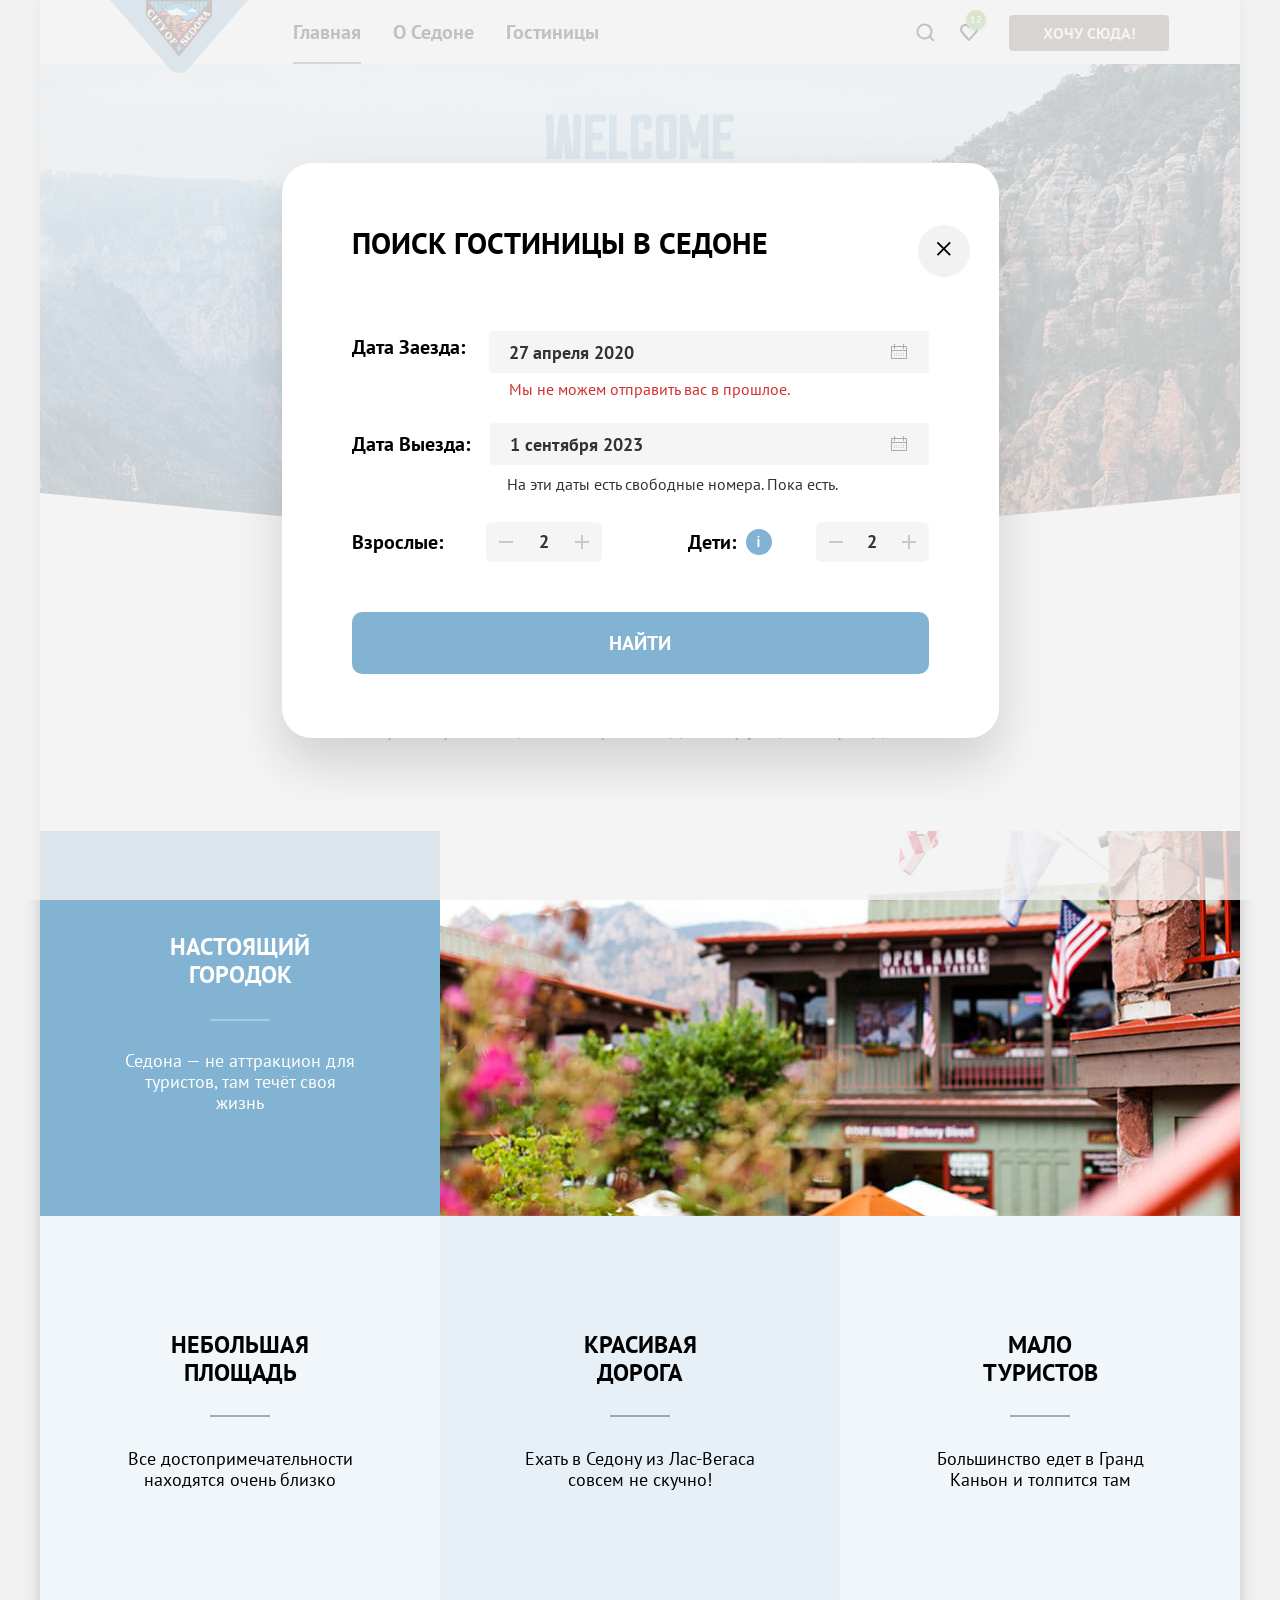
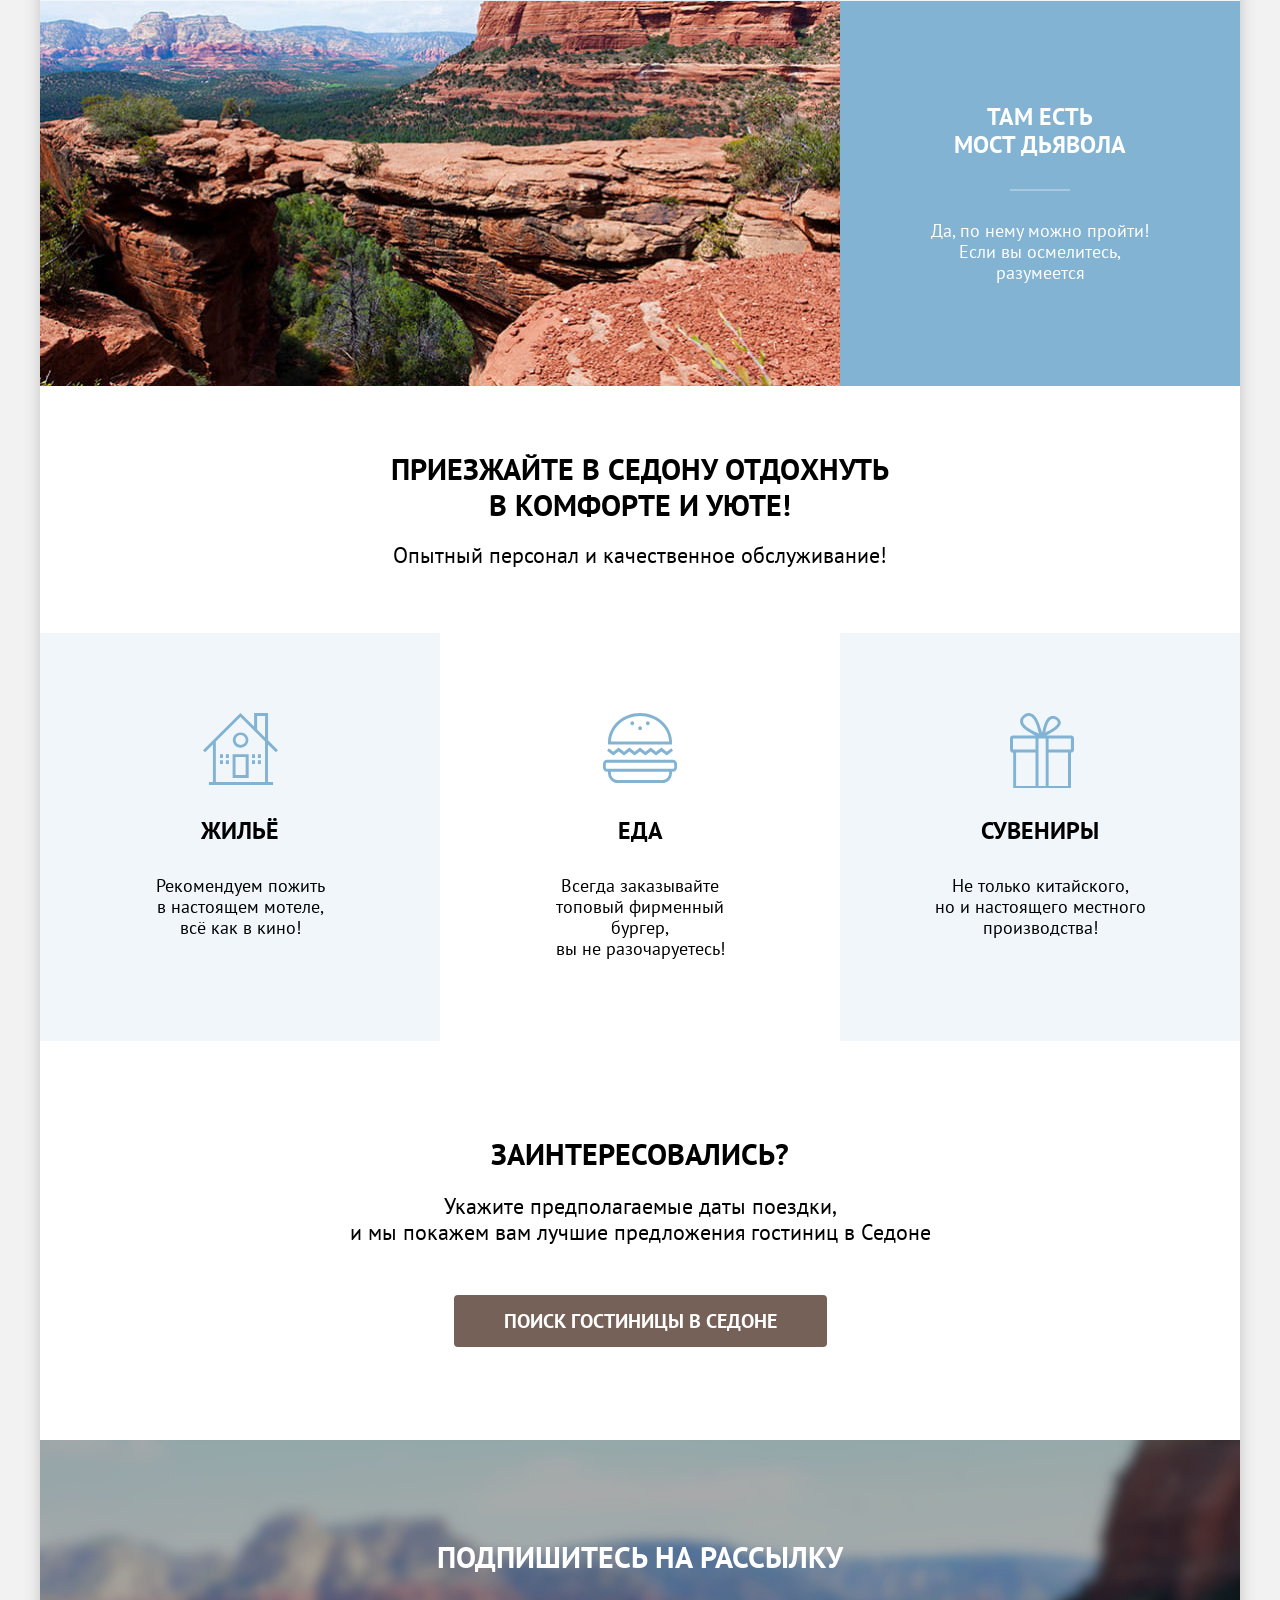
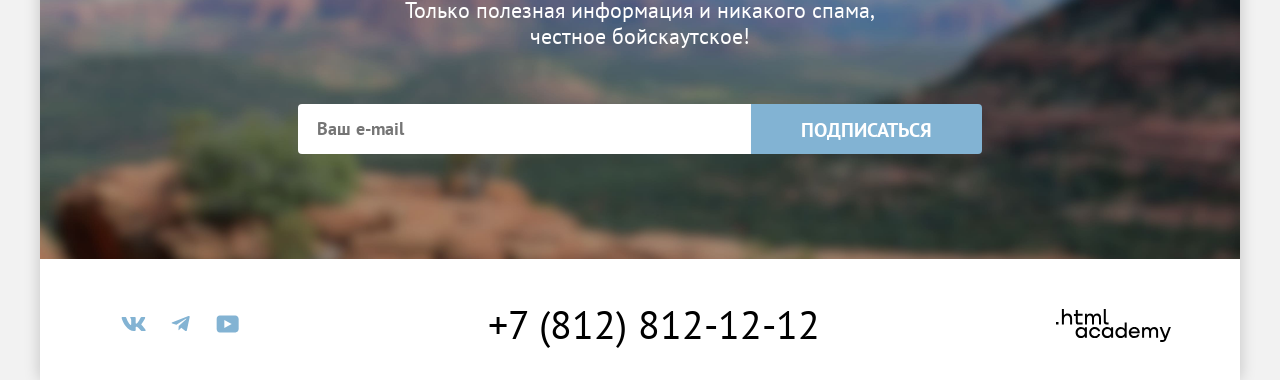
<file: modal.html>
<!DOCTYPE html>
<html lang="ru">

  <head>
    <meta charset="utf-8">
    <title>Седона</title>
    <link rel="stylesheet" href="styles/styles.css">
    <link rel="icon" href="favicon.ico" sizes="32x32">
  </head>

  <body>
    <div class="container">
      <header class="page-header" data-test="header">
        <a class="navigation-logo-link">
          <img class="logo-image" src="images/logo.svg" alt="Логотип города Седона" width="138" height="64">
        </a>

        <nav class="navigation">
          <ul class="navigation-list">
            <li class="navigation-item navigation-item-active">
              <a class="navigation-link title-4">Главная</a>
            </li>
            <li class="navigation-item">
              <a class="navigation-link title-4 text-animation" href="about.html">О Седоне</a>
            </li>
            <li class="navigation-item">
              <a class="navigation-link title-4 text-animation" href="catalog.html">Гостиницы</a>
            </li>
          </ul>
        </nav>

        <ul class="navigation-user-list">
          <li class="navigation-user-item">
            <a href="#" class="navigation-link"><span class="visually-hidden">Поиск</span>
              <svg class="black-icon-animation" xmlns="http://www.w3.org/2000/svg" width="20" height="20" fill="none">
                <path
                  d="m19.5 18.008-3.7-3.68c1-1.292 1.7-2.983 1.7-4.872 0-4.376-3.6-7.956-8-7.956s-8 3.68-8 8.055c0 4.376 3.6 7.956 8 7.956 1.8 0 3.5-.597 4.9-1.69l3.7 3.679zm-10-2.486c-3.3 0-6-2.685-6-5.967s2.7-5.967 6-5.967 6 2.685 6 5.967-2.7 5.967-6 5.967" />
              </svg>
            </a>
          </li>
          <li class="navigation-user-item">
            <a class="navigation-link icon-favarity" href="#">
              <span class="badge">12</span>
              <span class="visually-hidden">Избранное</span>
              <svg class="black-icon-animation " xmlns="http://www.w3.org/2000/svg" width="20" height="20" fill="none">
                <path
                  d="M9.9 19c-.3 0-.6-.1-.8-.4-5.4-6.1-6.7-7.5-7-7.9C1.4 9.8 1 8.6 1 7.4 1 4.4 3.4 2 6.5 2 7.8 2 9 2.5 10 3.3c1-.8 2.3-1.3 3.5-1.3 3 0 5.5 2.4 5.5 5.4 0 1.3-.5 2.5-1.3 3.4l-7 7.9c-.2.2-.4.3-.8.3m-6-9.5c.3.4 3.5 4 6.1 6.9l6.2-7c.5-.5.7-1.2.7-2 0-1.8-1.5-3.3-3.3-3.3-1 0-2 .5-2.7 1.3-.3.3-.6.4-.9.4s-.6-.2-.8-.4c-.7-.8-1.7-1.3-2.7-1.3-1.8 0-3.3 1.5-3.3 3.3-.1.9.3 1.6.7 2.1q-.15 0 0 0" />
              </svg>
            </a>
          </li>
        </ul>
        <div class="header-button">
          <a class="button button-small button-basic" href="#">Хочу сюда!</a>
        </div>

      </header>

      <main class="main-index" data-test="main">
        <section class="hero" data-test="hero">
          <h1 class="visually-hidden">Седона</h1>
          <div class="hero-background-image">
            <img class="welcome-image" width="458" height="352" src="images/welcome.svg"
              alt="Welcome to the gorgeous Sedona, because the Grand Canyon sucks">
          </div>
        </section>

        <section class="advantages" data-test="advantages">
          <h2 class="advantages-title section-title title-2">Седона — небольшой городок в Аризоне, заслуживающий
            большего!</h2>
          <p class="advantages-description-text description-text text-second">Рассмотрим причины, по которым Седона
            круче, чем Гранд-Каньон!</p>

          <ul class="advantages-list advantages-list-first">
            <li class="advantages-item advantages-item-wrap highlight">
              <h3 class="advantage-card-title title-3">Настоящий городок</h3>
              <p class="advatages-text text-blocks title-card-light">Седона — не аттракцион для туристов, там течёт
                своя жизнь</p>
            </li>
            <li class="advantages-item advantages-images">
              <img class="advantages-item advantages-images" src="images/gallery-1.jpg" width="800" height="385"
                alt="Фасад ресторана с вывеской «OPEN RANGE», на фоне — горы; на здании развеваются флаги, в том числе американский; на переднем плане — размытые ветви с ярко‑розовыми цветами">
            </li>
          </ul>

          <ul class="advantages-list">
            <li class="advantage-more-list item-second-1">
              <h3 class="advantage-more-list-title title-3">Небольшая площадь</h3>
              <p class="advantage-more-text-blocks text-blocks">Все достопримечательности находятся очень близко</p>
            </li>
            <li class="advantage-more-list item-second-2">
              <h3 class="advantage-more-list-title title-3">Красивая дорога</h3>
              <p class="advantage-more-text-blocks text-blocks">Ехать в Седону из Лас-Вегаса совсем не скучно!</p>
            </li>
            <li class="advantage-more-list item-second-1">
              <h3 class="advantage-more-list-title title-3">Мало туристов</h3>
              <p class="advantage-more-text-blocks text-blocks">Большинство едет в Гранд Каньон и толпится там</p>
            </li>
          </ul>

          <ul class="advantages-list">
            <li class="advantages-item advantages-images">
              <img class="advantages-images" src="images/gallery-2.jpg" width="800" height="385"
                alt="Природный скальный мост Дьявольский мост (Devil’s Bridge) в Седоне, штат Аризона: массивные красновато‑коричневые слоистые скалы с выступами и трещинами, на поверхности — редкие кустарники; на заднем плане — гряда красных скал и лесистые холмы, над ними — светло‑голубое небо">
            </li>
            <li class="advantages-item advantages-item-wrap highlight">
              <h3 class="advantage-card-title title-card-light title-3">Там есть мост дьявола</h3>
              <p class="advatages-text text-blocks title-card-light">Да, по нему можно пройти! Если вы осмелитесь,
                разумеется</p>
            </li>
          </ul>
        </section>

        <section class="services" data-test="service">

          <h2 class="services-title section-title title-2">Приезжайте в Седону отдохнуть<br> в комфорте и уюте!</h2>
          <p class="description-text text-basic">Опытный персонал и качественное обслуживание!</p>

          <ul class="services-list services-list-first">
            <li class="services-item item-second-1 services-card-title-icon-home">
              <h3 class="services-card-title title-3 ">Жильё</h3>
              <p class="services-item-text text-blocks">Рекомендуем пожить<br> в настоящем мотеле, <br> всё как в кино!
              </p>
            </li>
            <li class="services-item services-card-title-icon-food">
              <h3 class="services-card-title title-3">Еда</h3>
              <p class="services-item-text text-blocks">Всегда заказывайте<br> топовый фирменный бургер,<br> вы не
                разочаруетесь!
              </p>
            </li>
            <li class="services-item item-second-1 services-card-title-icon-souvenirs">
              <h3 class="services-card-title title-3">Сувениры</h3>
              <p class="services-item-text text-blocks">Не только китайского,<br> но и настоящего местного<br>
                производства!</p>
            </li>
          </ul>
        </section>

        <section class="search" data-test="search">
          <h3 class="search-title section-title title-2">Заинтересовались?</h3>
          <p class="description-text text-basic">Укажите предполагаемые даты поездки,<br> и мы
            покажем вам лучшие предложения гостиниц в Седоне</p>
          <button class="search-button button button-basic button-big" type="button">Поиск гостиницы в Седоне</button>
        </section>

        <section class="subscribe highlight" data-test="subscribe">
          <h3 class="subscribe-title section-title title-2">Подпишитесь на рассылку</h3>
          <p class="subscribe-description description-text text-basic">Только полезная информация и никакого спама,
            честное
            бойскаутское!</p>
          <form class="subscribe-form" action="https://echo.htmlacademy.ru/" method="post">
            <label class="visually-hidden" for="subscribe-email">Ваш e-mail</label>
            <input class="subscribe-input text-input area-input-animation" type="email" id="subscribe-email"
              name="email" placeholder="Ваш e-mail" required>
            <button class="subscribe-button button button-second button-big" type="submit">Подписаться</button>
          </form>
        </section>
      </main>

      <footer class="page-footer" data-test="footer">
        <h2 class="visually-hidden">Контакты</h2>
        <ul class="footer-social-list">
          <li class="footer-social-item">
            <a class="social-icon-link" href="https://vk.com/htmlacademy">
              <svg class="blue-icon-animation" xmlns="http://www.w3.org/2000/svg" width="48" height="40" fill="none">
                <path fill-rule="evenodd"
                  d="M35.116 13.948c.166-.546 0-.948-.795-.948h-2.625c-.668 0-.976.347-1.143.73 0 0-1.335 3.196-3.226 5.272-.612.602-.89.793-1.224.793-.167 0-.418-.191-.418-.738v-5.109c0-.656-.184-.948-.74-.948h-4.128c-.417 0-.668.304-.668.593 0 .621.946.765 1.043 2.513v3.798c0 .833-.153.984-.487.984-.89 0-3.055-3.211-4.34-6.885-.249-.715-.5-1.003-1.172-1.003h-2.627c-.75 0-.9.347-.9.73 0 .682.89 4.07 4.145 8.551C17.981 25.341 21.036 27 23.82 27c1.67 0 1.875-.368 1.875-1.003v-2.313c0-.737.158-.884.687-.884.39 0 1.057.192 2.615 1.667C30.776 26.216 31.07 27 32.071 27h2.625c.75 0 1.126-.368.91-1.096-.238-.724-1.088-1.775-2.215-3.022-.612-.71-1.53-1.475-1.809-1.858-.389-.491-.278-.71 0-1.147 0 0 3.2-4.426 3.533-5.929z"
                  clip-rule="evenodd" />
              </svg>
              <span class="visually-hidden">Вконтакте</span>
            </a>
          </li>
          <li class="footer-social-item">
            <a class="social-icon-link" href="https://t.me/htmlacademy">
              <span class="visually-hidden">Телеграм</span>
              <svg class="blue-icon-animation" xmlns="http://www.w3.org/2000/svg" width="48" height="40" fill="none">
                <path
                  d="m31.452 12.1-15.945 6.148c-1.088.437-1.082 1.044-.2 1.314l4.094 1.277 9.471-5.975c.448-.273.858-.126.521.172l-7.674 6.926h-.001.002l-.283 4.22c.414 0 .596-.19.828-.413l1.989-1.934 4.136 3.055c.762.42 1.31.204 1.5-.706l2.715-12.795c.277-1.114-.426-1.619-1.153-1.29" />
              </svg>
            </a>
          </li>
          <li class="footer-social-item">
            <a class="social-icon-link" href="https://www.youtube.com/user/htmlacademyru">
              <span class="visually-hidden">Ютуб</span>
              <svg xmlns="http://www.w3.org/2000/svg" width="48" height="40" fill="none">
                <path class="blue-icon-animation"
                  d="M31.274 11.5H15.84c-1.86 0-3.174 1.594-3.174 3.4v10.094c0 1.912 1.313 3.506 3.174 3.506h15.652c1.641 0 3.174-1.594 3.174-3.4V14.9c-.22-1.806-1.533-3.4-3.393-3.4M20.328 24.038v-8.075L27.662 20z" />
              </svg>
            </a>
          </li>
        </ul>
        <div class="footer-phone-wrap">
          <a class="footer-contacts-address-phone text-phone text-animation" href="tel:+78128121212">+7 (812)
            812-12-12</a>
        </div>
        <div class="footer-logo-wrap">
          <a class="logo-html-academy" href="https://htmlacademy.ru">
            <span class="visually-hidden">Логотип разработчика HTML Academy</span>
            <svg class="black-icon-animation" xmlns="http://www.w3.org/2000/svg" width="115" height="33" fill="none">
              <path
                d="M0 12.9v2.6h2.5v-2.6zM11.6 4.5c-1.6 0-2.8.7-3.6 1.7h-.1V0h-2v15.5h2v-5.3c0-2.1 1.3-3.6 3.3-3.6 1.8 0 2.9 1.4 2.9 3.2v5.7h2V9.4c.1-3-1.8-4.9-4.5-4.9M26.6 4.8h-4.8V1.1h-2v3.8h-1.9v2h1.9v6c0 1.7 1 2.7 2.7 2.7h4.1v-2h-3.7c-.7 0-1.1-.4-1.1-1.1V6.8h4.8zM41.1 4.6c-1.6 0-2.9.8-3.5 2.1h-.1c-.6-1.2-1.8-2.1-3.4-2.1-1.4 0-2.5.8-3.1 1.8h-.1V4.8H29v10.6h2V10c0-2 1-3.5 2.6-3.5 1.5 0 2.4 1 2.4 2.6v6.3h2V9.8c0-2.4 1.4-3.3 2.6-3.3 1.5 0 2.4 1 2.4 2.6v6.3h2V8.9c.1-2.5-1.4-4.3-3.9-4.3M47.8 12.7c0 1.7 1 2.7 2.8 2.7h2v-2h-1.7c-.7 0-1.1-.4-1.1-1.1V0h-2zM28.9 19.7c-.9-1.1-2.2-1.8-3.9-1.8-3.1 0-5.4 2.3-5.4 5.6s2.3 5.6 5.4 5.6c1.8 0 3-.8 3.8-1.9h.1v1.6h2V18.2h-2zm-3.6 7.4c-2.2 0-3.6-1.6-3.6-3.6s1.4-3.6 3.6-3.6 3.6 1.6 3.6 3.6c0 1.9-1.4 3.6-3.6 3.6M44.2 22c-.5-2.4-2.6-4.1-5.4-4.1-3.4 0-5.6 2.5-5.6 5.6s2.2 5.6 5.6 5.6c2.8 0 4.9-1.8 5.4-4.2h-2.1c-.4 1.3-1.7 2.3-3.3 2.3-2.2 0-3.6-1.6-3.6-3.6s1.4-3.6 3.6-3.6c1.6 0 2.8 1 3.3 2.2h2.1zM55.1 19.7c-.9-1.1-2.2-1.8-3.9-1.8-3.1 0-5.4 2.3-5.4 5.6s2.3 5.6 5.4 5.6c1.8 0 3-.8 3.8-1.9h.1v1.6h2V18.2h-2zm-3.6 7.4c-2.2 0-3.6-1.6-3.6-3.6s1.4-3.6 3.6-3.6 3.6 1.6 3.6 3.6c0 1.9-1.5 3.6-3.6 3.6M68.7 19.8c-.9-1.1-2.2-1.9-3.9-1.9-3.1 0-5.4 2.3-5.4 5.6s2.2 5.6 5.4 5.6c1.7 0 3-.8 3.8-1.8h.1v1.5h2V13.4h-2zm-3.6 7.3c-2.2 0-3.6-1.6-3.6-3.6s1.4-3.6 3.6-3.6 3.6 1.6 3.6 3.6c-.1 2-1.5 3.6-3.6 3.6M78.3 17.9c-3.3 0-5.5 2.5-5.5 5.6 0 3 2.1 5.6 5.5 5.6 2.5 0 4.5-1.3 5.2-3.6h-2.1c-.5 1-1.6 1.6-3 1.6-1.9 0-3.3-1.3-3.4-2.9h8.8c.2-3.6-2-6.3-5.5-6.3m0 1.9c1.7 0 3 1 3.3 2.6h-6.5c.3-1.5 1.5-2.6 3.2-2.6M98.2 17.9c-1.6 0-2.9.8-3.6 2h-.1c-.6-1.2-1.8-2-3.4-2-1.4 0-2.5.7-3.1 1.8v-1.5h-1.9v10.6h2v-5.4c0-2 1-3.4 2.6-3.5 1.5 0 2.4 1 2.4 2.6v6.3h2v-5.6c0-2.4 1.4-3.3 2.6-3.3 1.5 0 2.4 1 2.4 2.6v6.3h2v-6.5c.1-2.6-1.4-4.4-3.9-4.4M109.4 27l-3.6-8.9h-2.2l4.8 11.6c-.3.9-.7 1.2-1.7 1.2h-2.5v2h2.5c1.8 0 2.8-.8 3.5-2.6l4.7-12.2h-2.1z" />
            </svg>
          </a>
        </div>
      </footer>
    </div>
    <!-- Для активации модального окна нужно применить класс "modal-container-active" к секции с классом "modal-container" -->
    <section class="modal-container modal-container-active" data-test="modal">
      <div class="modal-field">
        <div class="modal-content">
          <div class="modal-title-wrap">
            <h2 class="modal-title title-2">Поиск гостиницы в Седоне</h2>
            <button type="button" class="modal-closed" id="close-btn" aria-label="Закрыть модальное окно">
              <span class="visually-hidden">Закрыть модальное окно</span>
              <svg class="closed-icon" width="20" height="20" viewBox="0 0 20 20" fill="none"
                xmlns="http://www.w3.org/2000/svg">
                <path
                  d="M16.8113 4.10362L15.519 2.81131L9.81128 8.519L4.10359 2.81131L2.81128 4.10362L8.51897 9.81131L2.81128 15.519L4.10359 16.8113L9.81128 11.1036L15.519 16.8113L16.8113 15.519L11.1036 9.81131L16.8113 4.10362Z" />
              </svg>
            </button>
          </div>

          <form class="modal-form" action="https://echo.htmlacademy.ru/" method="get">
            <div class="checkin-date-row">
              <label class="label-text checkin-date-label">Дата Заезда:</label>
              <div class="checkin-date-wrapper">
                <input type="text" class="modal-input modal-input-text checkin-date-input area-input-animation"
                  id="checkinDate" value="27 апреля 2020" placeholder="Выберите дату" aria-label="Дата заезда" required>
                <svg class="checkin-date-icon" aria-hidden="true" width="20" height="20" viewBox="0 0 20 20" fill="none"
                  xmlns="http://www.w3.org/2000/svg">
                  <g opacity="0.3">
                    <path
                      d="M7.75 12C8.05 12 8.25 11.8 8.25 11.5C8.25 11.2 8.05 11 7.75 11C7.45 11 7.25 11.2 7.25 11.5C7.25 11.8 7.45 12 7.75 12Z"
                      fill="black" />
                    <path
                      d="M17 4H15V2H14V4H6V2H5V4H3C2.4 4 2 4.4 2 5V16C2 16.5 2.4 17 3 17H17C17.5 17 18 16.5 18 16V5C18 4.4 17.5 4 17 4ZM17 16H3V9H17V16ZM3 8V5H5V7H6V5H14V7H15V5H17V8H3Z"
                      fill="black" />
                    <path
                      d="M10 12C10.3 12 10.5 11.8 10.5 11.5C10.5 11.2 10.3 11 10 11C9.7 11 9.5 11.2 9.5 11.5C9.5 11.8 9.7 12 10 12Z"
                      fill="black" />
                    <path
                      d="M12.25 12C12.55 12 12.75 11.8 12.75 11.5C12.75 11.2 12.55 11 12.25 11C11.95 11 11.75 11.2 11.75 11.5C11.75 11.8 11.95 12 12.25 12Z"
                      fill="black" />
                    <path
                      d="M7.75 13C7.45 13 7.25 13.2 7.25 13.5C7.25 13.8 7.45 14 7.75 14C8.05 14 8.25 13.8 8.25 13.5C8.25 13.2 8.05 13 7.75 13Z"
                      fill="black" />
                    <path
                      d="M5.5 12C5.8 12 6 11.8 6 11.5C6 11.2 5.8 11 5.5 11C5.2 11 5 11.2 5 11.5C5 11.8 5.2 12 5.5 12Z"
                      fill="black" />
                    <path
                      d="M5.5 13C5.2 13 5 13.2 5 13.5C5 13.8 5.2 14 5.5 14C5.8 14 6 13.8 6 13.5C6 13.2 5.8 13 5.5 13Z"
                      fill="black" />
                    <path
                      d="M10 13C9.7 13 9.5 13.2 9.5 13.5C9.5 13.8 9.7 14 10 14C10.3 14 10.5 13.8 10.5 13.5C10.5 13.2 10.3 13 10 13Z"
                      fill="black" />
                    <path
                      d="M12.25 13C11.95 13 11.75 13.2 11.75 13.5C11.75 13.8 11.95 14 12.25 14C12.55 14 12.75 13.8 12.75 13.5C12.75 13.2 12.55 13 12.25 13Z"
                      fill="black" />
                    <path
                      d="M14.5 12C14.8 12 15 11.8 15 11.5C15 11.2 14.8 11 14.5 11C14.2 11 14 11.2 14 11.5C14 11.8 14.2 12 14.5 12Z"
                      fill="black" />
                    <path
                      d="M14.5 13C14.2 13 14 13.2 14 13.5C14 13.8 14.2 14 14.5 14C14.8 14 15 13.8 15 13.5C15 13.2 14.8 13 14.5 13Z"
                      fill="black" />
                  </g>
                </svg>
                <p class="checkin-date-error" role="alert">Мы не можем отправить вас в прошлое.</p>
              </div>
            </div>

            <div class="checkout-date-row">
              <label class="label-text checkout-date-label">Дата Выезда:</label>
              <div class="checkout-date-wrapper">
                <input class="checkout-date-input modal-input modal-input-text area-input-animation" type="text"
                  id="checkoutDate" value="1 сентября 2023" placeholder="Выберите дату" aria-label="Дата выезда" required>
                <svg class="checkout-date-icon" aria-hidden="true" width="20" height="20" viewBox="0 0 20 20"
                  fill="none" xmlns="http://www.w3.org/2000/svg">
                  <g opacity="0.3">
                    <path
                      d="M7.75 12C8.05 12 8.25 11.8 8.25 11.5C8.25 11.2 8.05 11 7.75 11C7.45 11 7.25 11.2 7.25 11.5C7.25 11.8 7.45 12 7.75 12Z"
                      fill="black" />
                    <path
                      d="M17 4H15V2H14V4H6V2H5V4H3C2.4 4 2 4.4 2 5V16C2 16.5 2.4 17 3 17H17C17.5 17 18 16.5 18 16V5C18 4.4 17.5 4 17 4ZM17 16H3V9H17V16ZM3 8V5H5V7H6V5H14V7H15V5H17V8H3Z"
                      fill="black" />
                    <path
                      d="M10 12C10.3 12 10.5 11.8 10.5 11.5C10.5 11.2 10.3 11 10 11C9.7 11 9.5 11.2 9.5 11.5C9.5 11.8 9.7 12 10 12Z"
                      fill="black" />
                    <path
                      d="M12.25 12C12.55 12 12.75 11.8 12.75 11.5C12.75 11.2 12.55 11 12.25 11C11.95 11 11.75 11.2 11.75 11.5C11.75 11.8 11.95 12 12.25 12Z"
                      fill="black" />
                    <path
                      d="M7.75 13C7.45 13 7.25 13.2 7.25 13.5C7.25 13.8 7.45 14 7.75 14C8.05 14 8.25 13.8 8.25 13.5C8.25 13.2 8.05 13 7.75 13Z"
                      fill="black" />
                    <path
                      d="M5.5 12C5.8 12 6 11.8 6 11.5C6 11.2 5.8 11 5.5 11C5.2 11 5 11.2 5 11.5C5 11.8 5.2 12 5.5 12Z"
                      fill="black" />
                    <path
                      d="M5.5 13C5.2 13 5 13.2 5 13.5C5 13.8 5.2 14 5.5 14C5.8 14 6 13.8 6 13.5C6 13.2 5.8 13 5.5 13Z"
                      fill="black" />
                    <path
                      d="M10 13C9.7 13 9.5 13.2 9.5 13.5C9.5 13.8 9.7 14 10 14C10.3 14 10.5 13.8 10.5 13.5C10.5 13.2 10.3 13 10 13Z"
                      fill="black" />
                    <path
                      d="M12.25 13C11.95 13 11.75 13.2 11.75 13.5C11.75 13.8 11.95 14 12.25 14C12.55 14 12.75 13.8 12.75 13.5C12.75 13.2 12.55 13 12.25 13Z"
                      fill="black" />
                    <path
                      d="M14.5 12C14.8 12 15 11.8 15 11.5C15 11.2 14.8 11 14.5 11C14.2 11 14 11.2 14 11.5C14 11.8 14.2 12 14.5 12Z"
                      fill="black" />
                    <path
                      d="M14.5 13C14.2 13 14 13.2 14 13.5C14 13.8 14.2 14 14.5 14C14.8 14 15 13.8 15 13.5C15 13.2 14.8 13 14.5 13Z"
                      fill="black" />
                  </g>
                </svg>
                <p class="checkout-date-status" role="status">На эти даты есть свободные номера. Пока есть.</p>
              </div>
            </div>
            <div class="select-people-wrap">
              <div class="adults-quantity-row">
                <label class="label-text adults-quantity-label">Взрослые:</label>
                <div class="adults-quantity-controls">
                  <button class="adults-quantity-button adults-quantity-button-minus" type="button"
                    aria-label="Уменьшить количество взрослых">
                    <svg class="icon-quantity-button-minus" width="14" height="2" viewBox="0 0 14 2"
                      xmlns="http://www.w3.org/2000/svg">
                      <path d="M0 0L0 2L14 2V0L0 0Z" />
                    </svg>

                  </button>
                  <input class="adults-quantity-input number-input-text input-number-animate" type="text" value="2"
                    aria-label="Количество взрослых">
                  <button type="button" class="adults-quantity-button adults-quantity-button-plus"
                    aria-label="Увеличить количество взрослых">
                    <svg width="14" height="14" viewBox="0 0 14 14" fill="none" xmlns="http://www.w3.org/2000/svg">
                      <path d="M14 6H8V0H6V6H0V8H6V14H8V8H14V6Z" fill-opacity="0.3" />
                    </svg>
                  </button>
                </div>
              </div>

              <div class="children-quantity-row">
                <label class="label-text children-quantity-label">Дети:</label>
                <div class="tooltip-wrapper">
                  <button class="tooltip-icon" aria-label="Информация" type="button">i</button>
                  <p class="tooltip-content" role="tooltip">Укажите количество детей, которые будут с вами, возраст
                    которых от 6 до 18 лет. Дети до 6 лет
                    размещаются бесплатно.</p>
                </div>
                <div class="children-quantity-controls">
                  <button type="button" class="children-quantity-button children-quantity-button-minus"
                    aria-label="Уменьшить количество детей">
                    <svg width="14" height="2" viewBox="0 0 14 2" fill="none" xmlns="http://www.w3.org/2000/svg">
                      <path d="M0 0L0 2L14 2V0L0 0Z" fill-opacity="0.3" />
                    </svg>
                  </button>
                  <input type="text" class="children-quantity-input number-input-text input-number-animate" value="2"
                    aria-label="Количество детей">
                  <button type="button" class="children-quantity-button children-quantity-button-plus"
                    aria-label="Увеличить количество детей">
                    <svg width="14" height="14" viewBox="0 0 14 14" fill="none" xmlns="http://www.w3.org/2000/svg">
                      <path d="M14 6H8V0H6V6H0V8H6V14H8V8H14V6Z" fill="#756157" fill-opacity="0.3" />
                    </svg>
                  </button>
                </div>
              </div>
            </div>
            <button class="modal-button button button-second button-big" type="submit">Найти</button>
          </form>
        </div>
      </div>
    </section>
  </body>

</html>
</file>
<file: styles/styles.css>
/* Fonts */
@font-face {
  font-family: "PT Sans";
  font-style: normal;
  font-weight: 400;
  src: url("../fonts/ptsans-400.woff2") format("woff2");
  font-display: swap;
}

@font-face {
  font-family: "PT Sans";
  font-style: normal;
  font-weight: 700;
  src: url("../fonts/ptsans-700.woff2") format("woff2");
  font-display: swap;
}

.title-1 {
  font-weight: 700;
  font-size: 60px;
  line-height: 78px;
}

.title-2 {
  font-weight: 700;
  font-size: 30px;
  line-height: 36px;
}

.title-3 {
  font-weight: 700;
  font-size: 24px;
  line-height: 28px;
}

.title-4 {
  font-weight: 700;
  font-size: 20px;
  line-height: 24px;
}

.text-basic {
  font-weight: 400;
  font-size: 22px;
  line-height: 26px;
}

.text-second {
  font-weight: 400;
  font-size: 22px;
  line-height: 26px;
}

.text-blocks {
  font-family: "PT Sans";
  font-weight: 400;
  font-size: 18px;
  line-height: 21px;
}

.text-phone {
  font-weight: 400;
  font-size: 40px;
  line-height: 40px;
}

.text-small {
  font-weight: 400;
  font-size: 16px;
  line-height: 21px;
}

.text-checkbox {
  font-weight: 400;
  font-size: 18px;
  line-height: 23px;
}

.text-input {
  font-family: "PT Sans";
  font-weight: 700;
  font-size: 18px;
  line-height: 24px;
}

.label-text {
  font-family: "PT Sans";
  font-weight: 700;
  font-size: 20px;
  line-height: 24px;
}

.modal-input-text {
  font-family: "PT Sans";
  font-weight: 700;
  font-size: 18px;
  line-height: 24px;
}

.number-input-text {
  font-family: "PT Sans";
  font-weight: 700;
  font-size: 18px;
  line-height: 20px;
}

.title-1,
.title-2,
.title-3,
.title-4 {
  margin: 0;
}

/*Global*/
.modal-container {
  position: fixed;
  top: 0;
  left: 0;
  width: 100%;
  height: 100%;
  background-color: rgba(242, 242, 242, 0.8);
  z-index: 100;
  display: none;
  justify-content: center;
  align-items: center;
  transition: all 0.3s ease;
}

.modal-container-active {
  display: flex;
}

.modal-field {
  background-color: rgba(255, 255, 255, 1);
  box-shadow: 0 25px 50px 0 rgba(0, 0, 0, 0.15);
  width: 717px;
  border-radius: 30px;
  padding-top: 62px;
  padding-right: 70px;
  padding-bottom: 64px;
  padding-left: 70px;
  box-sizing: border-box;
}

.modal-input {
  width: 100%;
  border: none;
  background-color: #f5f5f5;
  border-radius: 4px;
  color: #333;
  box-sizing: border-box;
  cursor: pointer;
  padding-left: 20px;
  padding-top: 10px;
  padding-right: 20px;
  padding-bottom: 8px;
}

.modal-title-wrap {
  display: flex;
  flex-direction: row;
}

.modal-title {
  text-transform: uppercase;
  margin-bottom: 70px;
}

.modal-closed {
  border-radius: 50%;
  width: 52px;
  height: 52px;
  background-color: #f2f2f2;
  border: none;
  z-index: 50;
  transition: all 0.3s ease;
  cursor: pointer;
  transform: translateX(150px);
  /* вылет вправо на половину своей ширины */
}

body {
  display: flex;
  flex-direction: column;
  margin: 0;
  font-family: "PT Sans", sans-serif;
  font-size: 22px;
  line-height: 26px;
  color: #000000;
  background-color: #f2f2f2;
}

html {
  height: 100%;
}

img {
  max-width: 100%;
  height: auto;
  object-fit: fill;
  box-sizing: border-box;
}

.visually-hidden {
  position: absolute;
  width: 1px;
  height: 1px;
  margin: -1px;
  padding: 0;
  overflow: hidden;
  clip: rect(0, 0, 0, 0);
  white-space: nowrap;
  border: 0;
}

/* убираем подчеркивание в линках и наследуем цвет блока */
.navigation-link,
.button,
.footer-contacts-address-phone,
.breadcrumb-link,
.card-title-link,
.pagination-link {
  color: inherit;
  text-decoration: none;
}

/* Сбраcываем внутриние и внешние отступы спискам */
.advantages-list,
.services-list,
.listings-grid,
.sorts,
.footer-social-list,
.catalog-filter-list,
.breadcrumb,
.pagination,
.navigation-list,
.navigation-user-list {
  padding: 0;
  margin: 0;
}

/* Убираем обводку вокруг формы (fieldset) */
.catalog-filter-group,
.filter-group {
  border: none;
  padding: 0;
  margin: 0;
}

.main-index {
  display: flex;
  flex-direction: column;
  flex-grow: 1;
}

.highlight {
  background-color: #82b3d3;
  color: #ffffff;
}

.container {
  display: flex;
  flex-direction: column;
  width: 1200px;
  margin: 0 auto;
  background-color: #ffffff;
  min-height: 100vh;
  box-shadow: 0 0 15px 0 rgba(0, 0, 0, 0.2);

}

.section-title {
  max-width: 620px;
  text-align: center;
  text-transform: uppercase;
}

.description-text {
  margin: 0;
  text-align: center;
  max-width: 660px;
}

/* Отключение маркеров у списков */
.footer-social-item,
.navigation-item,
.navigation-user-item,
.breadcrumb-item,
.catalog-filter-item,
.sort-list,
.pagination-item,
.listings-grid,
.catalog-filter-list {
  list-style: none;
}

/* Buttons */
.button {
  margin: 0;
  padding: 0;
  border: none;
  font-family: inherit;
  box-sizing: border-box;
  cursor: pointer;
  text-align: center;
}

.button-reset {
  background-color: transparent;
  color: #ffffff;
  transition: all 0.3s ease;
}

.button-reset:hover {
  color: rgba(255, 255, 255, 0.3);
}

.button-reset:focus {
  outline: 3px solid rgba(131, 179, 211, 1)
}

.button-reset:active {
  color: rgba(255, 255, 255, 0.3);
}

.button-reset:disabled {
  background: rgba(255, 255, 255, 1);
}

.button-small {
  font-weight: 700;
  font-size: 16px;
  line-height: 20px;
  text-transform: uppercase;
  padding: 8px 23px;
}

.button-card {
  font-weight: 700;
  font-size: 16px;
  line-height: 20px;
  text-transform: uppercase;
  padding: 8px 18px;
  cursor: pointer;
}

.button-big {
  font-weight: 700;
  font-size: 20px;
  line-height: 36px;
  text-transform: uppercase;
  padding-top: 8px;
  padding-right: 50px;
  padding-bottom: 8px;
  padding-left: 50px;
  border-radius: 4px;
}

.button-basic {
  background-color: #756157;
  color: #FFFFFF;
  border-radius: 4px;
  transition: all 0.3s ease;
}

.button-basic:hover {
  background-color: #615048;
}

.button-basic:focus {
  background-color: #615048;
}

.button-basic:active {
  background-color: #756157;
  color: rgba(255, 255, 255, 0.3);
}

.button-basic:disabled {
  background-color: #e5e5e5;
}

.button-second {
  border-radius: 4px;
  border-top-right-radius: 4px;
  border-bottom-right-radius: 4px;
  transition: all 0.3s ease;
  background-color: #82b3d3;
  color: #ffffff;
}

.button-favarite {
  background: #7db54f;
  border-radius: 4px;
  border-top-right-radius: 4px;
  border-bottom-right-radius: 4px;
  transition: all 0.3s ease;
  color: #ffffff;
}

.button-favarite:hover {
  background-color: #6C9e42;
}

.button-favarite:focus {
  background-color: #6C9e42;
}

.button-favarite:active {
  color: rgba(255, 255, 255, 0.3);
}

.button-favarite:disabled {
  background-color: #e5e5e5;
}


.button-second:hover {
  background-color: #68a2ca;
}

.button-second:focus {
  background-color: #68a2ca;
}

.button-second:focus-visible {
  background-color: #68a2ca;
}

.button-second:active {
  background-color: #82b3d3;
  color: rgba(255, 255, 255, 0.3);
}

.button-second:disabled {
  background-color: #e5e5e5;
}

.button-select {
  background-color: #7db54f;
  color: #FFFFFF;
  transition: all 0.3s ease;
}

.button-select:hover {
  background-color: #6c9e42;
}

.button-select:focus {
  background-color: #6c9e42;
}

.button-select:active {
  background-color: #7db54f;
  color: rgba(255, 255, 255, 0.3);
}

.button-select:disabled {
  background-color: #e5e5e5;
}

.button-like-normal {
  margin: 0;
  font-weight: 400;
  font-size: 16px;
  line-height: 20px;
  text-transform: uppercase;
  border-radius: 4px;
  background: #f2f2f2;
  align-self: center;
  justify-self: center;
  cursor: auto;
}

/* анимации */
.text-animation {
  transition: all 0.3s ease;
}

.text-animation:hover {
  color: #756157;
}

.text-animation:focus {
  color: #756157;
}

.text-animation:active {
  color: rgba(117, 97, 87, 0.3);
}

.pagination-item:hover {
  background-color: #68a2ca;
}

.pagination-item:active {
  color: rgba(255, 255, 255, 0.3)
}

.pagination-item:focus {
  background-color: #68a2ca;
}

.black-icon-animation {
  fill: #000;
  transition: all 0.3s ease;
}

.black-icon-animation:hover {
  fill: #756157;
}

.black-icon-animation:focus {
  fill: #756157;
}

.black-icon-animation:active {
  fill: rgba(117, 97, 87, 0.3);
}

.blue-icon-animation {
  fill: #83b3d3;
  transition: all 0.3s ease;
}

.blue-icon-animation:hover {
  fill: #68a2ca;
}

.blue-icon-animation:focus {
  fill: #68a2ca;
}

.blue-icon-animation:active {
  fill: rgba(104, 162, 202, 0.3);
}

.input-animation {
  transition: all 0.3s ease;
}

.input-animation:hover {
  background-color: rgb(255, 255, 255, 0.8);
}

.input-animation:focus {
  outline: 3px solid #83b3d3;
  outline-offset: 2px;
}

.input-animation:active {
  background-color: rgb(255, 255, 255, 0.3);
}

.input-animation:disabled {
  background-color: #e5e5e5;
}

.label-animation {
  transition: all 0.3s ease;
}

.label-animation:hover {
  color: rgb(255, 255, 255, 0.8);
}

.label-animation:focus {
  outline: 3px solid #83b3d3;
  outline-offset: 2px;
}

.label-animation:active {
  color: rgb(255, 255, 255, 0.3);
}

.label-animation:disabled {
  background-color: #e5e5e5;
}

.area-input-animation {
  transition: all 0.3s ease;
}

.area-input-animation:hover {
  background-color: #e5e5e5;
}

.area-input-animation:focus {
  outline: 3px solid #83b3d3;
  outline-offset: 2px;
}

.area-input-animation:active {
  outline: 3px solid #83b3d3;
  outline-offset: 2px;
}

.area-input-animation:disabled {
  background-color: #e5e5e5;
}

.range-animation:hover {
  box-shadow: 0 4px 10px 0 rgba(0, 0, 0, 0.25);
}

.range-animation {
  transition: all 0.3s ease;
}

.range-animation:focus {
  outline: 3px solid #83b3d3;
  outline-offset: 2px;
}

.range-animation:active {
  outline: 3px solid #83b3d3;
  outline-offset: 2px;
}

.select-animation {
  transition: all 0.3s ease;
}

.select-animation:hover {
  border-color: #68a2ca;
}

.select-animation:focus {
  border-color: #68a2ca;
}

.select-animation:disabled {
  border-color: rgba(0, 0, 0, 0.3);
  color: rgba(0, 0, 0, 0.3);
}

/* Hover: красим контур ссылки */
.sort-link:hover {
  border: 2px solid #000000;
}

/* Focus: красим контур ссылки (это сработает при Tab) */
.sort-link:focus-visible {
  border: 2px solid #68A2CA;
}

/* Active: можно добавить для клика */
.sort-link:active {
  border: 2px solid #000000;
}

/* Опционально: стиль для активной вкладки (sort-active) */
.sort-list.sort-active .sort-link {
  border: 2px solid #000000;
}

.breadcrumb-item:hover {
  color: rgba(255, 255, 255, 1);
}

.breadcrumb-item:focus {
  color: #ffffff;
}

.breadcrumb-item:active {
  color: rgba(255, 255, 255, 0.3);
}

.white-icon-animation:hover {
  fill: rgba(255, 255, 255, 1);
}

.white-icon-animation:focus {
  fill: #ffffff;
}

.white-icon-animation:active {
  fill: rgba(255, 255, 255, 0.3);
}

.input-number-animate {
  transition: all 0.3s ease;
}

.input-number-animate:focus {
  background-color: #ffffff;
  outline: 3px solid #83b3d3;
  outline-offset: 2px;
}

.input-number-animate:active {
  background-color: #ffffff;
  outline: 3px solid #83b3d3;
  outline-offset: 2px;
}

.input-number-animate:disabled {
  background-color: #e5e5e5;
  outline: none;
}

.closed-icon {
  fill: #000000;
  transition: all 0.3s ease;
}

.closed-icon:active {
  opacity: 0.3;
}

.modal-closed:hover {
  background-color: #e5e5e5;
}

.modal-closed:focus {
  outline: 3px solid #83b3d3;
  outline-offset: 1px;
}

.modal-closed:focus-visible {
  outline: 3px solid #83b3d3;
  outline-offset: 1px;
}

.modal-closed:active {
  background-color: #e5e5e5;
}

.page-header {
  display: grid;
  gap: 30px;
  margin: 0 70px;
  grid-template-columns: 138px 561px 110px 160px;
  box-sizing: border-box;
  align-items: start;
  padding-bottom: 30px;
}

.navigation {
  padding-top: 18px;
  padding-left: 15px;
  padding-bottom: 10px;
}

.header-button {
  display: flex;
  flex-direction: column;
  padding-top: 15px;
  padding-bottom: 10px;
}

.navigation-user-list {
  display: flex;
  justify-content: end;
  flex-wrap: wrap;
  gap: 24px;
  padding-top: 21px;
  padding-bottom: 10px;
}

.navigation-user-item {
  cursor: pointer;
}

.navigation-user-link {
  padding: 5px;
}

.navigation-logo-link {
  position: relative;
  z-index: 10;
}

.logo-image {
  display: block;
  width: 138px;
  height: 73px;
}

.navigation-item {
  background-repeat: no-repeat;
  background-size: contain;
  position: relative;
}

.navigation-item-active::after {
  position: absolute;
  content: "";
  display: block;
  top: 44px;
  width: 100%;
  height: 2px;
  background-color: #756257;
}

.icon-favarity {
  display: block;
  position: relative;
}

/* Стили для бейджа */
.badge {
  position: absolute;
  top: -11px;
  right: -7px;
  display: flex;
  align-items: center;
  justify-content: center;
  width: 20px;
  height: 20px;
  background-color: #7DB54F;
  color: #ffffff;
  border-radius: 50%;
  font-size: 10px;
  font-weight: bold;
  line-height: 1;
  z-index: 2;
  box-shadow: 0 2px 4px rgba(0, 0, 0, 0.2);
}

.navigation-list {
  display: flex;
  flex-direction: row;
  gap: 5px 32px;
  flex-wrap: wrap;
}

/* Секция hero */
.hero {
  position: relative;
  z-index: 1;
  margin-top: -39px;
}

.hero-background-image {
  display: flex;
  flex-direction: column;
  justify-content: center;
  align-items: center;
  background-color: #2f414e;
  background:
    url('../images/divider.svg') no-repeat bottom / 100% auto,
    url('../images/index-background.jpg') no-repeat center / cover;
  width: 100%;
  padding-top: 50px;
  padding-bottom: 84px;
}

.welcome-image:not(:last-child) {
  margin-bottom: 20px;
}

.welcome-image {
  width: 458px;
  height: 352px;
  object-fit: cover;
}

/* Секция advantages */
.advantages {
  display: flex;
  flex-direction: column;
  align-items: center;
  text-align: center;
  padding-top: 69px;
}

.advantages-title {
  margin-bottom: 24px;
}

.advantages-list-first {
  padding-top: 90px;
}

.advantages-desciption-text {
  margin-bottom: 90px;
}

.advantages-list {
  display: grid;
  grid-template-columns: 400px 400px 400px;
}

.advantages-item-wrap {
  display: flex;
  flex-direction: column;
  align-items: center;
  padding-top: 102px;
  padding-left: 80px;
  padding-right: 80px;
  padding-bottom: 102px;
  position: relative;
}

.advantage-card-title,
.advantage-more-list-title {
  max-width: 172px;
  text-transform: uppercase;
  position: relative;
}

.advantage-card-title::after {
  content: '';
  display: block;
  width: 60px;
  height: 2px;
  background-color: rgba(255, 255, 255, 0.3);
  position: absolute;
  bottom: -32px;
  left: 50%;
  transform: translateX(-50%);
}

.advantage-card-title {
  margin-bottom: 61px;
}

.advantages-images {
  grid-column: span 2;
}

.advantages-images {
  width: 800px;
  min-height: 385px;
}

.advantage-more-list:nth-child(2n) {
  background-color: rgba(131, 179, 211, 0.2);
}

.advantages-item {
  display: flex;
}

.advantage-more-list {
  display: flex;
  align-items: center;
  text-align: center;
  flex-direction: column;
  background-color: rgba(131, 179, 211, 0.12);
  padding-top: 115px;
  padding-bottom: 93px;
  padding-left: 80px;
  padding-right: 80px;
}

.advantage-more-list-title {
  margin-bottom: 43px;
}

.advantage-more-list-title::after {
  content: '';
  display: block;
  width: 60px;
  height: 2px;
  background-color: rgba(0, 0, 0, 0.3);
  position: absolute;
  bottom: -30px;
  left: 50%;
  transform: translateX(-50%);
}

.advantage-more-text-blocks {
  max-width: 230px;
}

.advatages-text {
  padding: 0;
  margin: 0;
}

/* Секция ervices */
.services {
  display: flex;
  align-items: center;
  flex-direction: column;
  padding-top: 65px;
}

.services-title {
  margin-bottom: 19px;
}

.services-list-first {
  padding-top: 65px;
}

.services-list {
  display: flex;
  flex-wrap: wrap;
  margin: 0;
  box-sizing: border-box;
}

.services-item-text {
  text-align: center;
  max-width: 230px;
}

.services-item {
  display: flex;
  flex-direction: column;
  align-items: center;
  width: 400px;
  background-color: rgba(131, 179, 211, 0.12);
  padding-top: 184px;
  padding-bottom: 64px;
  position: relative;
}

.services-item:nth-child(2n) {
  background-color: #ffffff;
}

.icon-services {
  width: 75px;
  height: 75px;
  background-repeat: no-repeat;
}

.icon-home {
  background-image: url(../images/icons/home.svg);
}

.icon-food {
  background-image: url(../images/icons/food.svg);
}

.icon-present {
  background-image: url(../images/icons/souvenirs.svg);
}

.services-card-title {
  max-width: 230px;
  margin-bottom: 12px;
  text-transform: uppercase;
}

.services-card-title-icon-home::after {
  content: "";
  position: absolute;
  background-image: url(../images/icons/home.svg);
  width: 75px;
  height: 75px;
  top: 80px;
  background-repeat: no-repeat;
}

.services-card-title-icon-food::after {
  content: "";
  position: absolute;
  background-image: url(../images/icons/food.svg);
  width: 75px;
  height: 75px;
  top: 80px;
  background-repeat: no-repeat;
}

.services-card-title-icon-souvenirs::after {
  content: "";
  position: absolute;
  background-image: url(../images/icons/souvenirs.svg);
  width: 75px;
  height: 75px;
  top: 80px;
  left: 170px;
  background-repeat: no-repeat;
}

/* Секция search */
.search-title {
  margin-bottom: 21px;
}

.search-description-text {
  margin: 0;
  margin-bottom: 54px;
}

.search-button {
  margin-top: 50px;
}

/* Секция subscribe */
.subscribe {
  width: 100%;
  padding: 99px 0 105px 0;
  background-image: url(../images/background-image-subscription.jpg);
  background-size: cover;
  background-repeat: no-repeat;
  background-color: #99a9a9;
  display: flex;
  align-items: center;
  flex-direction: column;
  justify-content: center;
}

.subscribe-title {
  margin-bottom: 22px;
}

.subscribe-description {
  max-width: 475px;
  text-align: center;
}

.subscribe-form {
  min-width: 684px;
  height: 50px;
  display: flex;
  margin-top: 55px;
}

.subscribe-input {
  width: 100%;
  padding-left: 19px;
  padding-top: 1px;
  border: none;
  outline: none;
  border-top-left-radius: 4px;
  border-bottom-left-radius: 4px;
}

.subscribe-button {
  border-top-left-radius: 0;
  border-bottom-left-radius: 0;
}

.subscribe-catalog-form-row {
  display: flex;
  max-width: 684px;
}

/* Секция footer */
.page-footer {
  display: grid;
  align-items: start;
  grid-template-columns: 142px 340px 115px;
  gap: 232px;
  padding-left: 70px;
  padding-right: 70px;
  padding-top: 45px;
  padding-bottom: 33px;
}

.logo-html-academy {
  padding-top: 5px;
}

.footer-social-list {
  display: flex;
  flex-wrap: wrap;
  align-content: center;
}

.footer-social-item {
  width: 47px;
  height: 40px;
  background-repeat: no-repeat;
}

.footer-contacts-address-phone:not(:last-child) {
  margin-bottom: 20px;
}

.footer-logo-wrap {
  display: flex;
  flex-wrap: wrap;
  gap: 10px;
  align-content: center;
}

.footer-phone-wrap {
  display: flex;
  flex-wrap: wrap;
  gap: 10px;
  justify-content: center;
  align-content: center;
}

/* Страница catalog.html*/
/* секция hero */
.header-wrapper {
  position: relative;
  z-index: 1;
  margin-top: -39px;
}

.inner-header-title {
  margin-bottom: 3px;
}

.inner-header {
  display: flex;
  flex-direction: column;
  padding: 35px 70px 5px 70px;
}

.breadcrumb {
  display: flex;
  align-items: center;
  align-content: center;
}

.breadcrumb-icon-home {
  width: 15px;
  height: 15px;
  fill: #ffffff;
  transition: all 0.3s ease;
}

.breadcrumb-item:not(:last-child) {
  margin-right: 29px;
}

.background-hotel {
  background-image: url(../images/background-hotel.jpg);
  background-repeat: no-repeat;
  background-size: cover;
  width: 100%;
  min-height: 412px;
  background-color: #3c4e58;
}

.breadcrumb-item {
  position: relative;
  transition: all 0.3s ease;
}

.breadcrumb-item:not(:first-child)::after {
  background-image: url(../images/icons/breadcrumbs-arrow-right.svg);
  background-repeat: no-repeat;
  background-size: contain;
  width: 20px;
  height: 20px;
  content: "";
  position: absolute;
  left: -19px;
  top: 6px;
}

.infrastructure {
  display: flex;
  cursor: pointer;
}

.infrastructure-input {
  position: relative;
  appearance: none;
  cursor: pointer;
  width: 20px;
  height: 20px;
  background-color: #ffffff;
  margin-right: 14px;
  border-radius: 4px;
  flex-shrink: 0;
}

.infrastructure-input::after {
  content: "";
  position: absolute;
  width: 0;
  height: 0;
  background-image: url("..//images/icons/icon-chekbox.svg");
  background-repeat: no-repeat;
  transition: 500ms;
  left: 5px;
  top: 5px;
}

.infrastructure-input:checked::after {
  width: 20px;
  height: 20px;
}

.infrastructure-input:disabled {
  background-color: #cccccc;
  border-color: #cccccc;
}

.infrastructure-input:disabled::after {
  filter: grayscale(100%);
}

.housing {
  display: flex;
}

.housing-input {
  position: relative;
  appearance: none;
  cursor: pointer;
  width: 20px;
  height: 20px;
  background-color: #ffffff;
  border-radius: 50%;
  margin-right: 14px;
  flex-shrink: 0;
}

.housing-input::after {
  content: "";
  position: absolute;
  width: 0;
  height: 0;
  background-color: #3f5e72;
  border-radius: 50%;
  transition: 500ms;
  left: 5px;
  top: 5px;
}

.housing-input:checked:after {
  width: 10px;
  height: 10px;
}

.housing-input:disabled {
  background-color: #cccccc;
  border-color: #cccccc;
}

.housing-input:disabled::after {
  filter: grayscale(100%);
}

.price-inputs {
  display: inline-block;
  align-items: center;
  width: 288px;
}

.inputs-wrapper {
  display: flex;
}

.input-wrapper:not(:last-child) {
  margin-right: 2px;
}

.input-wrapper {
  position: relative;
  display: inline-block;
  width: 100%;
}

.input-label {
  position: absolute;
  right: 19px;
  top: 50%;
  transform: translateY(-50%);
  pointer-events: none;
  z-index: 2;
  white-space: nowrap;
  color: #999999;
  font-weight: 400;
  font-size: 18px;
  line-height: 24px;
}

.filter-form-input {
  width: 100%;
  height: 48px;
  border: 1px solid #cccccc;
  background-color: #ffffff;
  color: #000000;
  box-sizing: border-box;
  z-index: 1;
  position: relative;
  padding-left: 19px;
  padding-right: 39px;
  flex-shrink: 0;
  background-position: center;
}

/* Для Chrome, Safari, Edge, Opera */
.filter-form-input::-webkit-outer-spin-button,
.filter-form-input::-webkit-inner-spin-button {
  -webkit-appearance: none;
  margin: 0;
}

/* Для Firefox */
.filter-form-input[type="number"] {
  -moz-appearance: textfield;
}

.from-input {
  border-top-left-radius: 4px;
  border-bottom-left-radius: 4px;
}

.to-input {
  border-top-right-radius: 4px;
  border-bottom-right-radius: 4px;
}

/* Секция filter */
.catalog-filter {
  display: grid;
  padding-top: 35px;
  padding-bottom: 35px;
  padding-left: 66px;
  padding-right: 68px;
  grid-template-columns: 370px 549px;
  gap: 145px;
}

.filter-group-wrap {
  display: flex;
  gap: 65px;
}

.catalog-filter-item {
  position: relative;
}

.catalog-filter-title {
  margin-bottom: 32px;
}

.catalog-filter-list {
  padding: 0;
  margin: 0;
  display: flex;
  flex-direction: column;
  gap: 12px 0;
}

.housing-filter-list {
  padding: 0;
  margin: 0;
  display: flex;
  flex-direction: column;
  gap: 15px 0;
}

.filter-actions {
  display: flex;
  flex-direction: column;
  width: 191px;
}

.button-form-apply {
  margin-bottom: 32px;
}

.price-form-wrapper {
  display: grid;
  grid-template-columns: 288px 191px;
  gap: 70px;
  width: 100%;
}

.filter-group {
  display: flex;
  gap: 70px;
}

.filter-form-input {
  appearance: none;
  border: none;
}

.range {
  margin-top: 36px;
  width: 100%;
  position: relative;
  height: 20px;
  display: flex;
}

.range-line {
  position: absolute;
  top: 50%;
  left: 0;
  width: 100%;
  height: 4px;
  transform: translateY(-50%);
  background: rgba(255, 255, 255, 0.3);
}

.range-bar {
  width: 72%;
  height: 100%;
  background: #ffffff;
}

.range-min,
.range-max {
  background-color: #ffffff;
  width: 20px;
  height: 20px;
  border-radius: 5px;
  position: absolute;
  border: none;
  cursor: pointer;
}

.range-max {
  left: 207px;
}

/* Секция search-result */
.results-count {
  text-transform: uppercase;
  align-self: center;
}

.search-result {
  padding-left: 69px;
  padding-right: 69px;
  padding-bottom: 60px;
  padding-top: 50px;
}

.search-result-wrap {
  display: grid;
  gap: 70px;
  grid-template-columns: 472px 289px 160px;
  margin-bottom: 40px;
}

.search {
  display: flex;
  flex-direction: column;
  align-items: center;
  padding-top: 95px;
  padding-bottom: 93px;
}

.select-control {
  padding: 10px 36px 8px 14px;
  border: 2px solid #e5e5e5;
  max-height: 50px;
  background-color: #ffffff;
  appearance: none;
  -webkit-appearance: none;
  background-image: url("../images/icons/icon-arrow-down.svg");
  background-repeat: no-repeat;
  background-position: right 18px center;
  padding-right: 30px;
  cursor: pointer;
}

.sorts {
  display: flex;
  flex-wrap: wrap;
  gap: 8px;
  list-style: none;
  padding: 0;
  margin: 0;
}

.sort-list {
  cursor: pointer;
  width: 48px;
  height: 48px;
  display: flex;
  align-items: center;
  justify-content: center;
}

.sort-link {
  display: flex;
  align-items: center;
  gap: 8px;
  text-decoration: none;
  color: inherit;
  /* Наследует цвет текста, если нужно */
  transition: outline 0.3s ease;
  border: 3px solid #e5e5e5;
  border-radius: 4px;
}

.sort-icon {
  width: 100%;
  height: 100%;
  flex-shrink: 0;
  display: block;
}

.listings-grid {
  display: grid;
  grid-template-columns: repeat(auto-fit, minmax(300px, 1fr));
  gap: 20px;
  justify-content: center;
}

.card {
  display: flex;
  flex-direction: column;
  padding-left: 19px;
  padding-bottom: 20px;
  padding-top: 19px;
  padding-right: 19px;
  border: 1px solid #e5e5e5;
  height: 100%;
  box-sizing: border-box;
}

.card-description-wrap {
  display: flex;
  justify-content: space-between;
  margin-bottom: 16px;
}

.buttons-wrap {
  display: flex;
  flex-wrap: wrap;
  gap: 14px 18px;
  align-items: flex-start;
  justify-content: space-between;
}

.card-image {
  width: 100%;
  margin-bottom: 12px;
}

.card-link {
  width: 100%;
}

.card-title-link {
  margin-bottom: 15px;
}

.card-rating {
  padding-left: 10px;
  padding-bottom: 10px;
  padding-top: 10px;
  padding-right: 10px
}

.card-description {
  margin: 0;
  padding: 0;
  display: block;
}

.card-description:nth-child(3) {
  grid-column: 1;
  text-align: left;
}

.card-description:nth-child(4) {
  grid-column: 2;
  text-align: right;
}

.star-wrapper {
  height: 37px;
}

.card-button {
  width: 140px;
}

.icon-star {
  background-image: url(../images/icons/star.svg);
  background-repeat: no-repeat;
  background-size: cover;
  width: 140px;
  height: 37px;
}

.star-3 {
  width: 65px;
}

.star-2 {
  width: 50px;
}

.pagination {
  padding-top: 76px;
  box-sizing: border-box;
  display: flex;
  flex-wrap: wrap;
  gap: 8px;
}

.pagination-item {
  display: block;
  flex: 0 0 auto;
  transition: all 0.3s ease;
}

.pagination-link {
  margin: 0;
  display: block;
  min-width: 40px;
  text-align: center;
  padding-bottom: 12px;
  padding-top: 12px;
  padding-left: 10px;
  padding-right: 10px;
}

.pagination-item {
  background-color: #82b3d3;
  color: #ffffff;
  border-radius: 4px;
}

.pagination-item:first-of-type {
  background-color: #f2f2f2;
  color: #000000;
}

.pagination-item:nth-last-child(2) {
  background-color: #ffffff;
  color: #000000;
}

.subscribe-catalog {
  display: flex;
  flex-direction: column;
  align-items: center;
  padding-top: 96px;
  padding-bottom: 103px;
  padding-left: 328px;
  padding-right: 328px;
}

.subscribe-catalogform-row {
  display: flex;
  flex-direction: row;
}

.subscribe-catalog-description-text {
  margin-bottom: 54px;
}

.newsletter-input {
  box-sizing: border-box;
  background: #f2f2f2;
  padding: 14px 345px 14px 20px;
  border: none;
  width: 452px;
  border-top-left-radius: 4px;
  border-bottom-left-radius: 4px;
}

.newsletter-button {
  border-top-left-radius: 0;
  border-bottom-left-radius: 0;
}

/* Модальное окно */
.checkin-date-row {
  display: flex;
  align-items: flex-start;
  align-content: center;
  justify-content: space-between;
  gap: 24px;
  border-radius: 8px;
  position: relative;
  margin-bottom: 50px;
}

.checkin-date-label {
  padding-top: 4px;
}

.checkin-date-wrapper {
  position: relative;
  flex-grow: 1;
  min-width: 0;
  /* Чтобы инпут не ломал верстку при длинных датах */
}

.checkin-date-icon {
  position: absolute;
  right: 20px;
  top: 50%;
  transform: translateY(-50%);
  pointer-events: none;
}

/* Сообщение об ошибке */
.checkin-date-error {
  position: absolute;
  top: 100%;
  left: 20px;
  margin-top: 6px;
  color: #d32f2f;
  visibility: visible;
  opacity: 1;
  transition: opacity 0.2s ease, transform 0.2s ease;
  white-space: normal;
  max-width: 320px;
  font-family: "PT Sans";
  font-weight: 400;
  font-size: 16px;
  line-height: 21px;
}

.checkin-date-error.visible {
  visibility: visible;
  opacity: 1;
  transform: translateY(0);
}

.checkin-date-input.has-error {
  background-color: #fff3f3;
  border: 1px solid #d32f2f;
}

.checkout-date-row {
  display: flex;
  gap: 20px;
  position: relative;
  align-items: center;
  margin-bottom: 57px;
}

.checkout-date-wrapper {
  position: relative;
  flex-grow: 1;
  min-width: 0;
}

.checkout-date-input:focus {
  background-color: #ffffff;
  box-shadow: 0 2px 8px rgba(0, 0, 0, 0.1);
}

.checkout-date-icon {
  position: absolute;
  right: 20px;
  top: 50%;
  transform: translateY(-50%);
  color: #333333;
  pointer-events: none;
  font-size: 18px;
}

/* Статусная строка под полем */
.checkout-date-status {
  position: absolute;
  top: 100%;
  left: 17px;
  margin-top: 9px;
  color: #333333;
  max-width: 350px;
  font-family: "PT Sans";
  font-weight: 400;
  font-size: 16px;
  line-height: 21px;
}

.adults-quantity-row {
  display: flex;
  align-items: center;
  gap: 43px;
  border-radius: 8px;
}

.adults-quantity-label {
  font-weight: 600;
  white-space: nowrap;
}

.adults-quantity-controls {
  display: flex;
  align-items: center;
  background-color: #f5f5f5;
  border-radius: 6px;
  padding: 4px;
}

.adults-quantity-button {
  width: 32px;
  height: 32px;
  border: none;
  background-color: transparent;
  color: #333333;
  font-size: 20px;
  font-weight: bold;
  cursor: pointer;
  display: flex;
  align-items: center;
  justify-content: center;
  border-radius: 4px;
  transition: background-color 0.2s, color 0.2s;
}

.adults-quantity-input {
  width: 40px;
  height: 32px;
  text-align: center;
  border: none;
  background: transparent;
  font-size: 18px;
  font-weight: 600;
  color: #333333;
  padding: 0;
  margin: 0 2px;
}

.children-quantity-row {
  display: flex;
  align-items: center;
  gap: 40px;
  border-radius: 8px;
  position: relative;
}

.children-quantity-label {
  font-weight: 600;
  white-space: nowrap;
}

/* Стили для иконки "i" */
.tooltip-wrapper {
  position: relative;
  display: flex;
  align-items: center;
  justify-content: center;
}

.tooltip-icon {
  width: 26px;
  height: 26px;
  background-color: #83b3d3;
  /* Светло-фиолетовый фон как на фото */
  color: #ffffff;
  border-radius: 50%;
  display: flex;
  align-items: center;
  justify-content: center;
  font-weight: bold;
  font-size: 14px;
  cursor: help;
  line-height: 1;
  position: absolute;
  right: 4px;
  border: none;
}

/* Стили для всплывающей подсказки */
.tooltip-content {
  width: 256px;
  box-sizing: border-box;
  visibility: hidden;
  background-color: #1a1a1a;
  color: #ffffff;
  text-align: left;
  border-radius: 8px;
  position: absolute;
  top: 26px;
  left: -17px;
  transform: translateX(-50%);
  opacity: 0;
  transition: opacity 0.8s ease, transform 1s ease;
  z-index: 10;
  box-shadow: 0 15px 30px 0 rgba(0, 0, 0, 0.3);
  font-family: "PT Sans";
  font-weight: 400;
  font-size: 16px;
  line-height: 20px;
  padding-top: 20px;
  padding-left: 20px;
  padding-right: 20px;
  padding-bottom: 24px;
}

.tooltip-content::before {
  position: absolute;
  content: "";
  width: 19px;
  height: 9px;
  background-color: #000000;
  clip-path: polygon(50% 0, 0 100%, 100% 100%);
  left: 118px;
  top: -9px;
}

/* Показываем тултип при наведении на обертку */
.tooltip-wrapper:hover .tooltip-content {
  visibility: visible;
  opacity: 1;
  transform: translateX(-50%) translateY(0);
}

/* Стили для панели управления (кнопки и инпут) */
.children-quantity-controls {
  display: flex;
  align-items: center;
  background-color: #f5f5f5;
  border-radius: 6px;
  padding: 4px;
}

.children-quantity-button {
  width: 32px;
  height: 32px;
  border: none;
  background-color: transparent;
  color: #333333;
  font-size: 20px;
  font-weight: bold;
  cursor: pointer;
  display: flex;
  align-items: center;
  justify-content: center;
  border-radius: 4px;
  transition: background-color 0.2s, color 0.2s;
}

.children-quantity-input {
  width: 37px;
  height: 32px;
  text-align: center;
  border: none;
  background: transparent;
  font-size: 18px;
  font-weight: 600;
  color: #333333;
  padding: 0;
  margin: 0 2px;
}

.select-people-wrap {
  display: flex;
  flex-direction: row;
  justify-content: space-between;
  margin-bottom: 50px;
}

.modal-button {
  width: 100%;
  padding: 13px 0;
  border-radius: 10px;
}

.adults-quantity-button path {
  fill: #756157;
  fill-opacity: 0.3;
  transition: fill 0.2s;
}

.adults-quantity-button:hover path {
  fill: #000000;
}

.adults-quantity-button:focus-visible path {
  fill: #000000;
}

.adults-quantity-button:focus-visible {
  outline: 3px solid #83b3d3;
  outline-offset: 2px;
}

.adults-quantity-button:active path {
  fill: #756157;
}

.children-quantity-button path {
  fill: #756157;
  fill-opacity: 0.3;
  transition: fill 0.2s;
}

.children-quantity-button:hover path {
  fill: #000000;
}

.children-quantity-button:focus-visible path {
  fill: #000000;
}

.children-quantity-button:focus-visible {
  outline: 3px solid #83b3d3;
  outline-offset: 2px;
}

.children-quantity-button:active path {
  fill: #756157;
}
</file>
